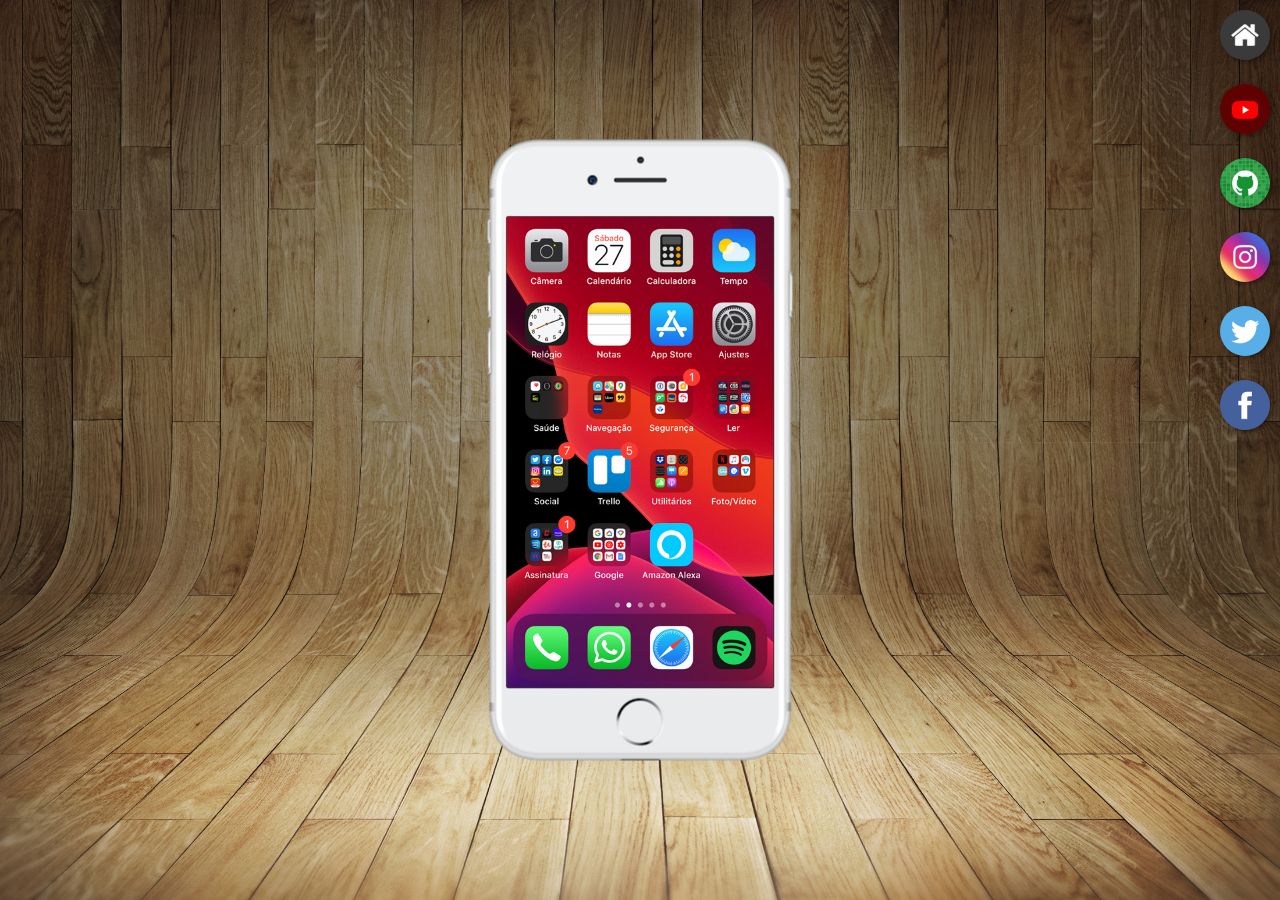
<file: index.html>
<!DOCTYPE html>
<html lang="pt-bt">
<head>
    <meta charset="UTF-8">
    <meta http-equiv="X-UA-Compatible" content="IE=edge">
    <meta name="viewport" content="width=device-width, initial-scale=1.0">
    <link rel="shortcut icon" href="favicon.ico" type="image/x-icon">
    <title>Projeto Redes Sociais</title>
    <link rel="stylesheet" href="estilos/style.css">
</head>
<body>
    <main>
        <section id="telefone">
            <iframe src="home.html" name="tela" id="tela" frameborder="0">
                Seu navegador não é compatível com essa funcionalidade.
            </iframe>
        </section>
        <section id="redes-sociais">
            <a href="home.html" target="tela"><img src="imagens/logo-home.jpg" alt="Home"></a><br>
            <a href="youtube.html" target="tela"><img src="imagens/logo-youtube.jpg" alt="YouTube"></a><br>
            <a href="github.html" target="tela"><img src="imagens/logo-github.jpg" alt="GitHub"></a><br>
            <a href="instagram.html" target="tela"><img src="imagens/logo-instagram.jpg" alt="logo-instagram"></a><br>
            <a href="twitter.html" target="tela"><img src="imagens/logo-twitter.jpg" alt="Twitter"></a><br>
            <a href="facebook.html" target="tela"><img src="imagens/logo-facebook.jpg" alt="Facebook"></a>
        </section>
    </main>
</body>
</html>
</file>
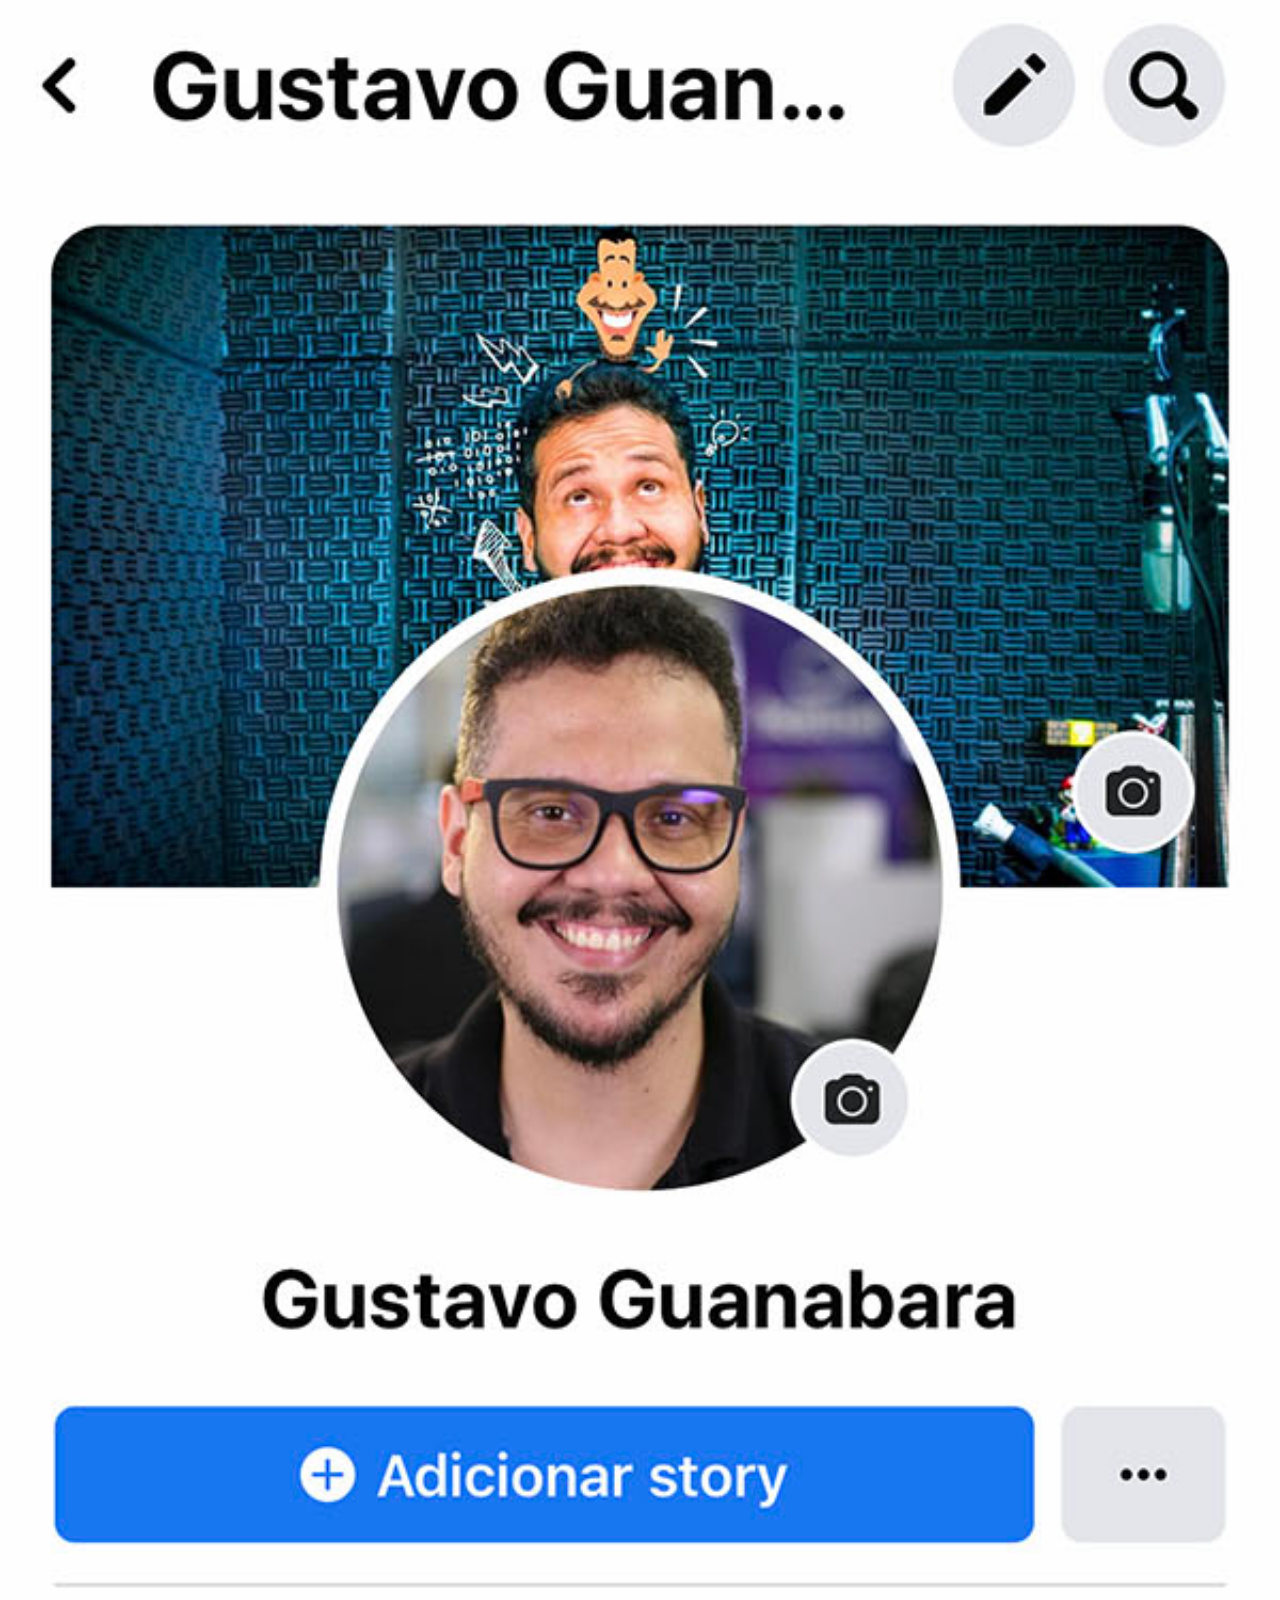
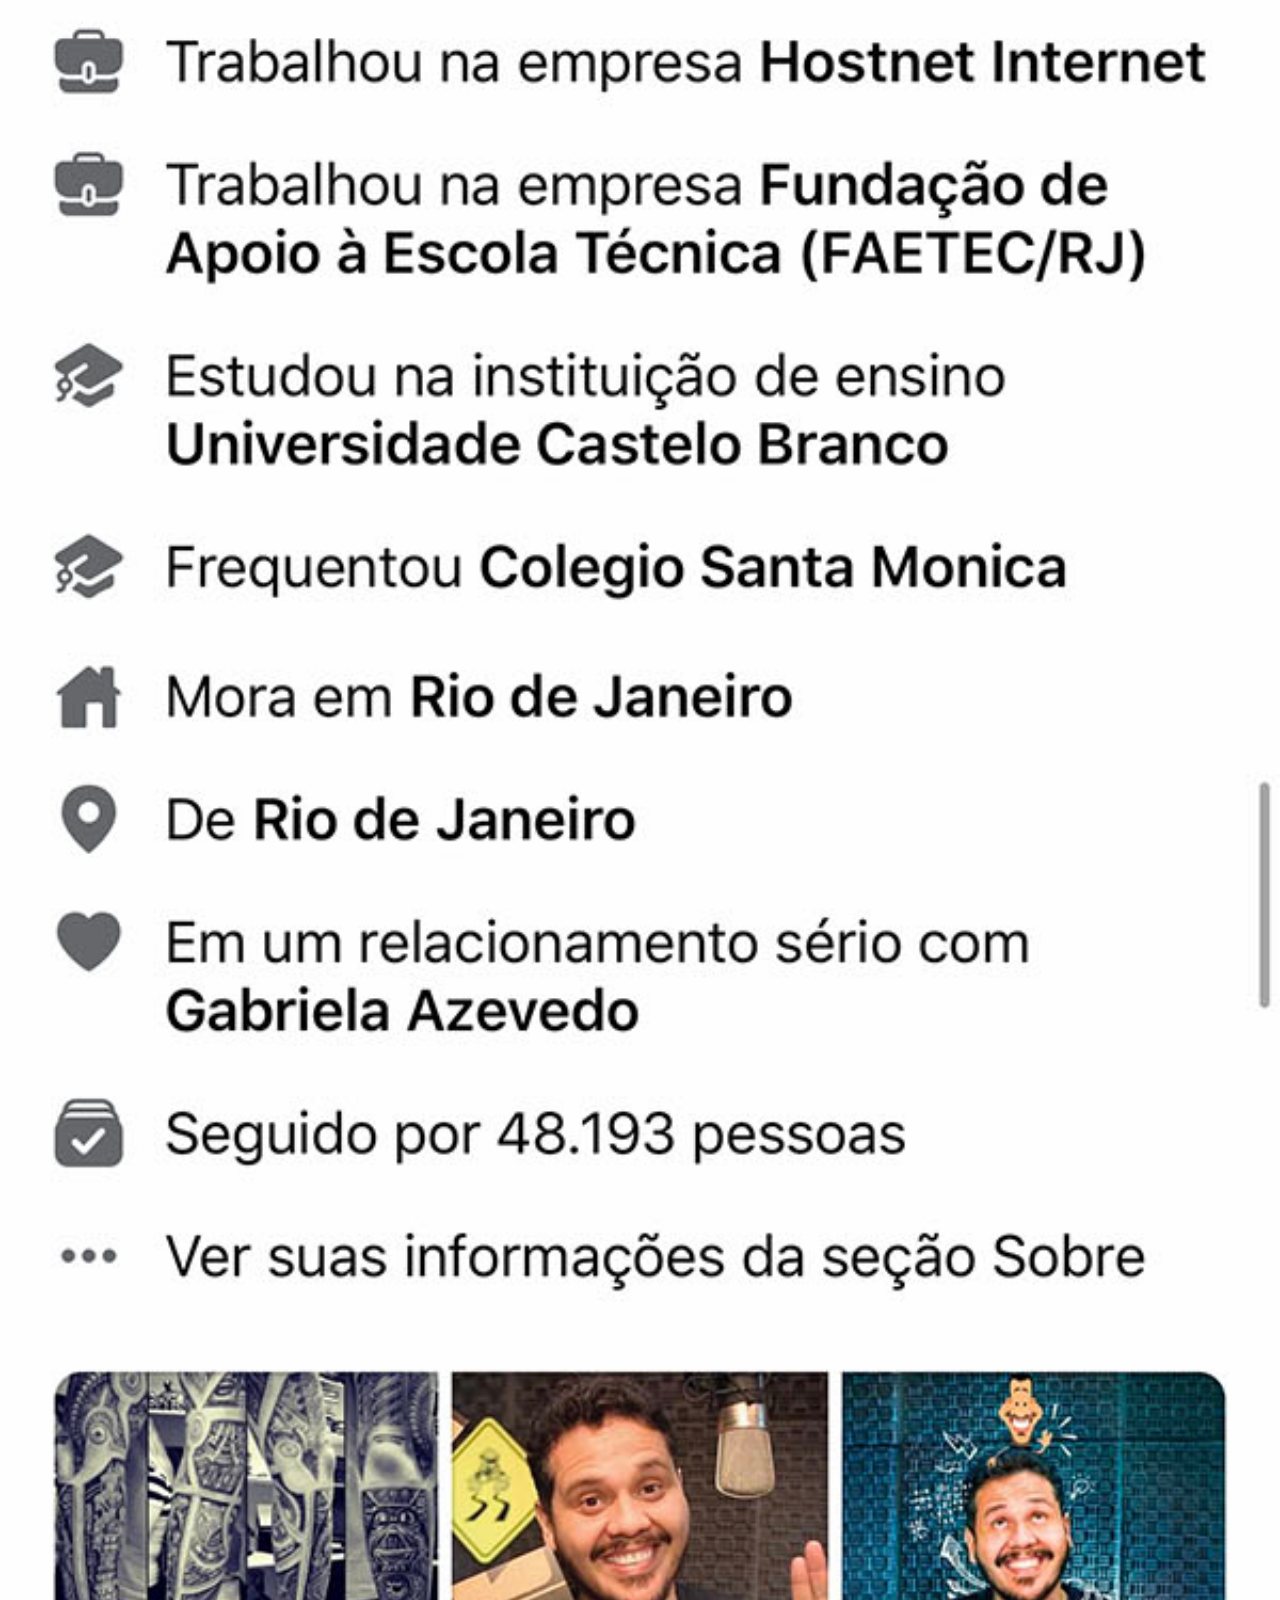
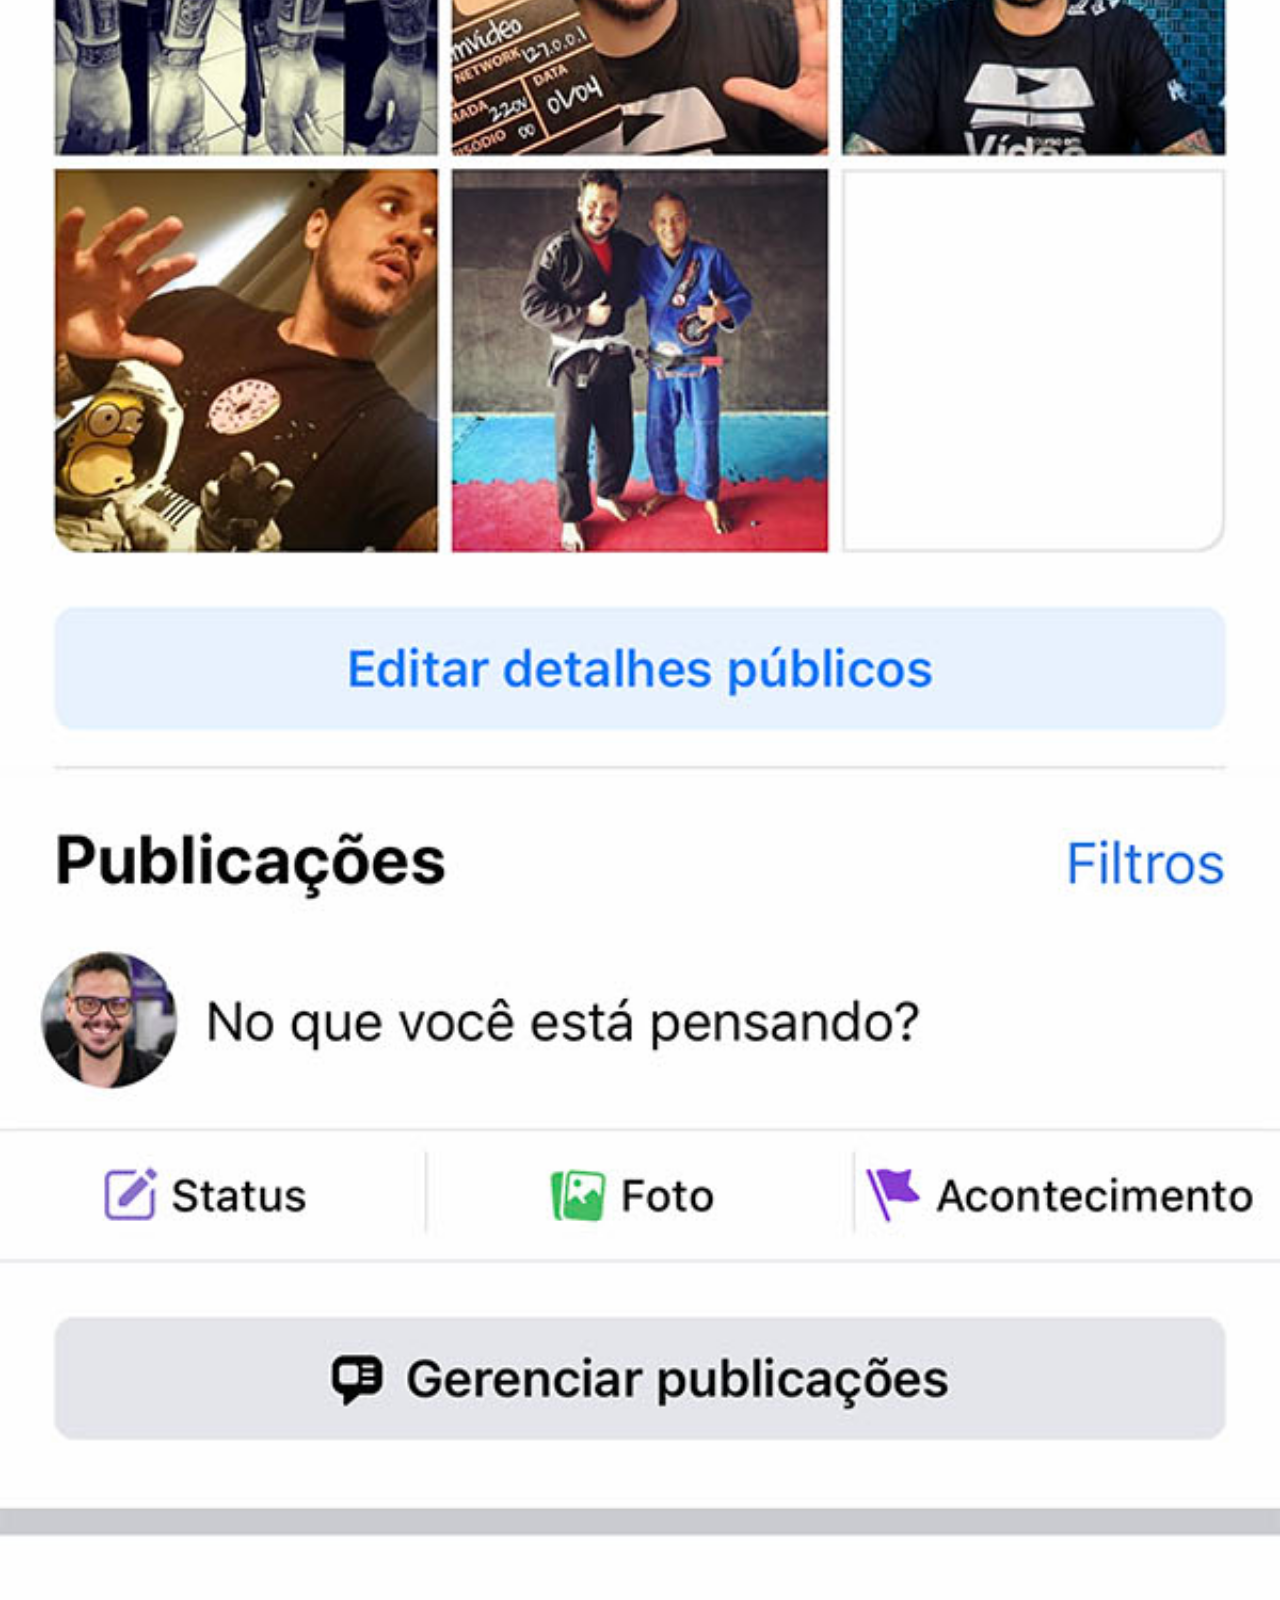
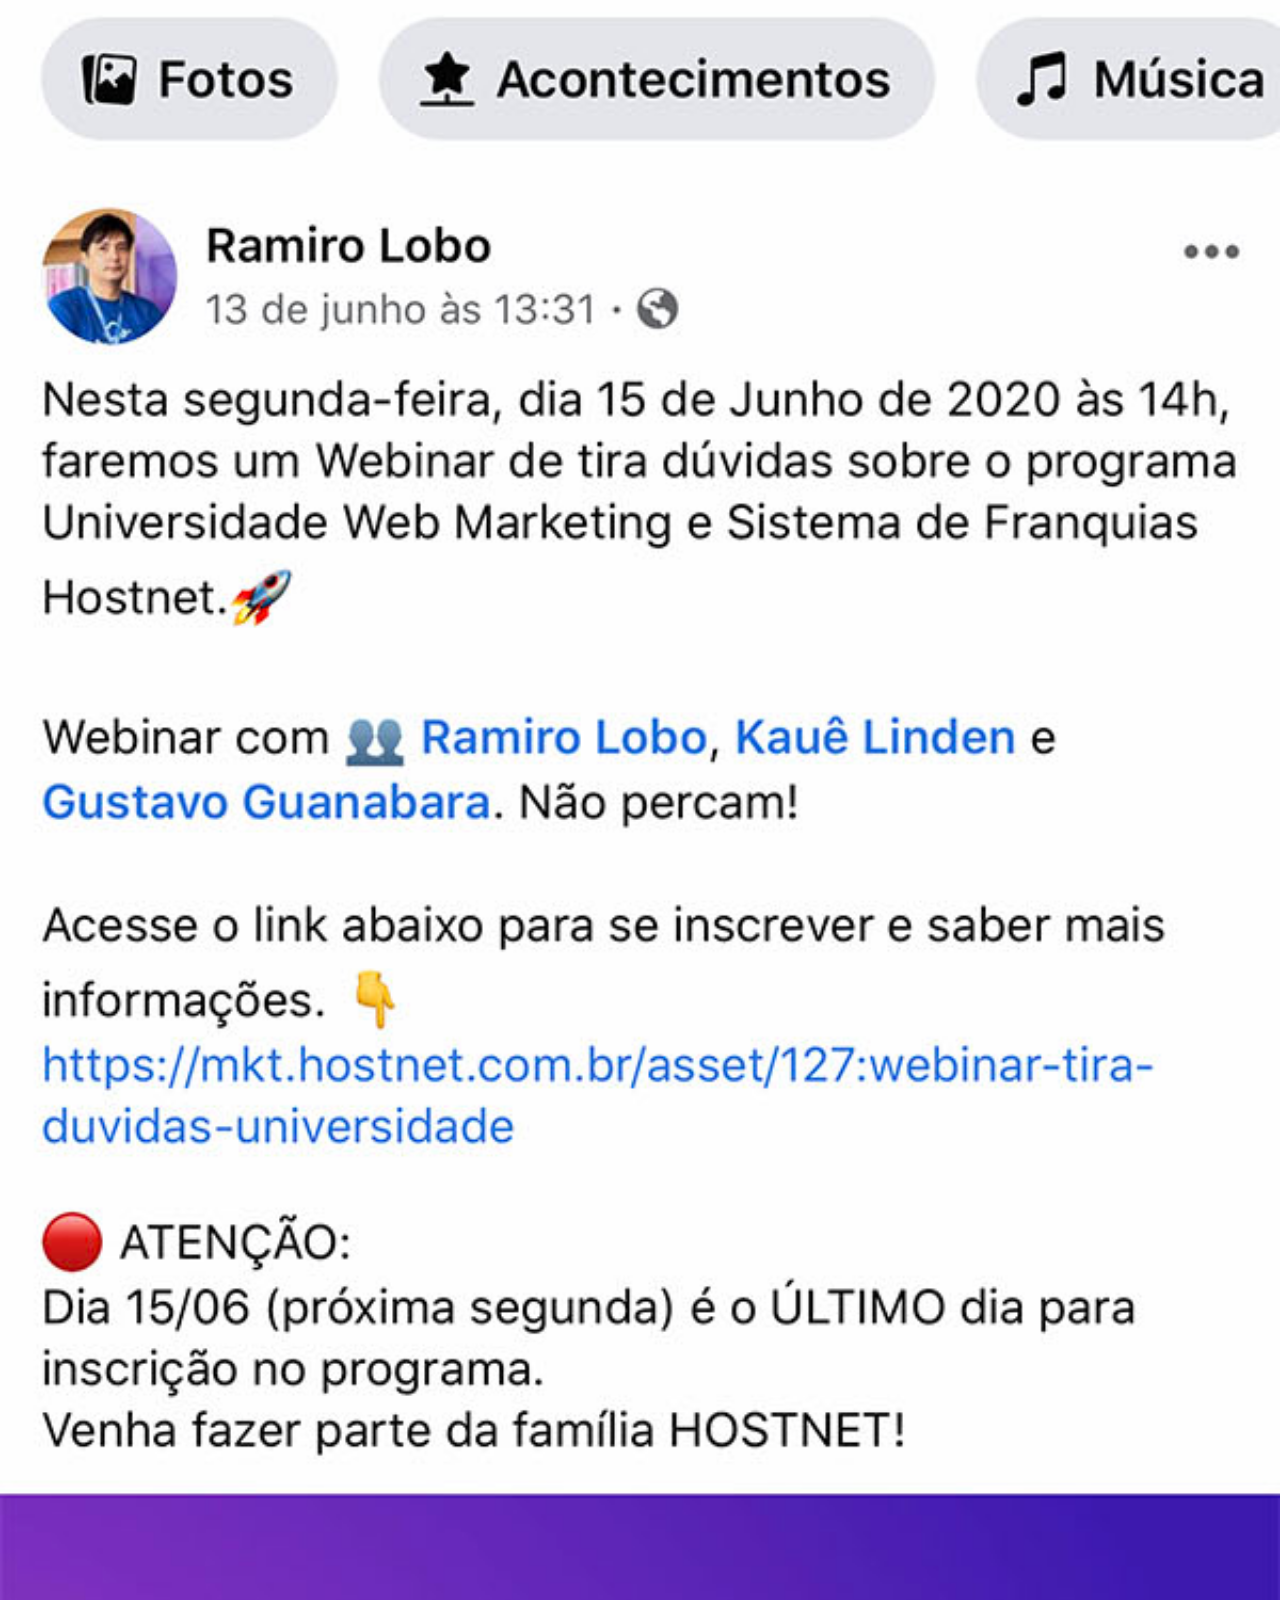
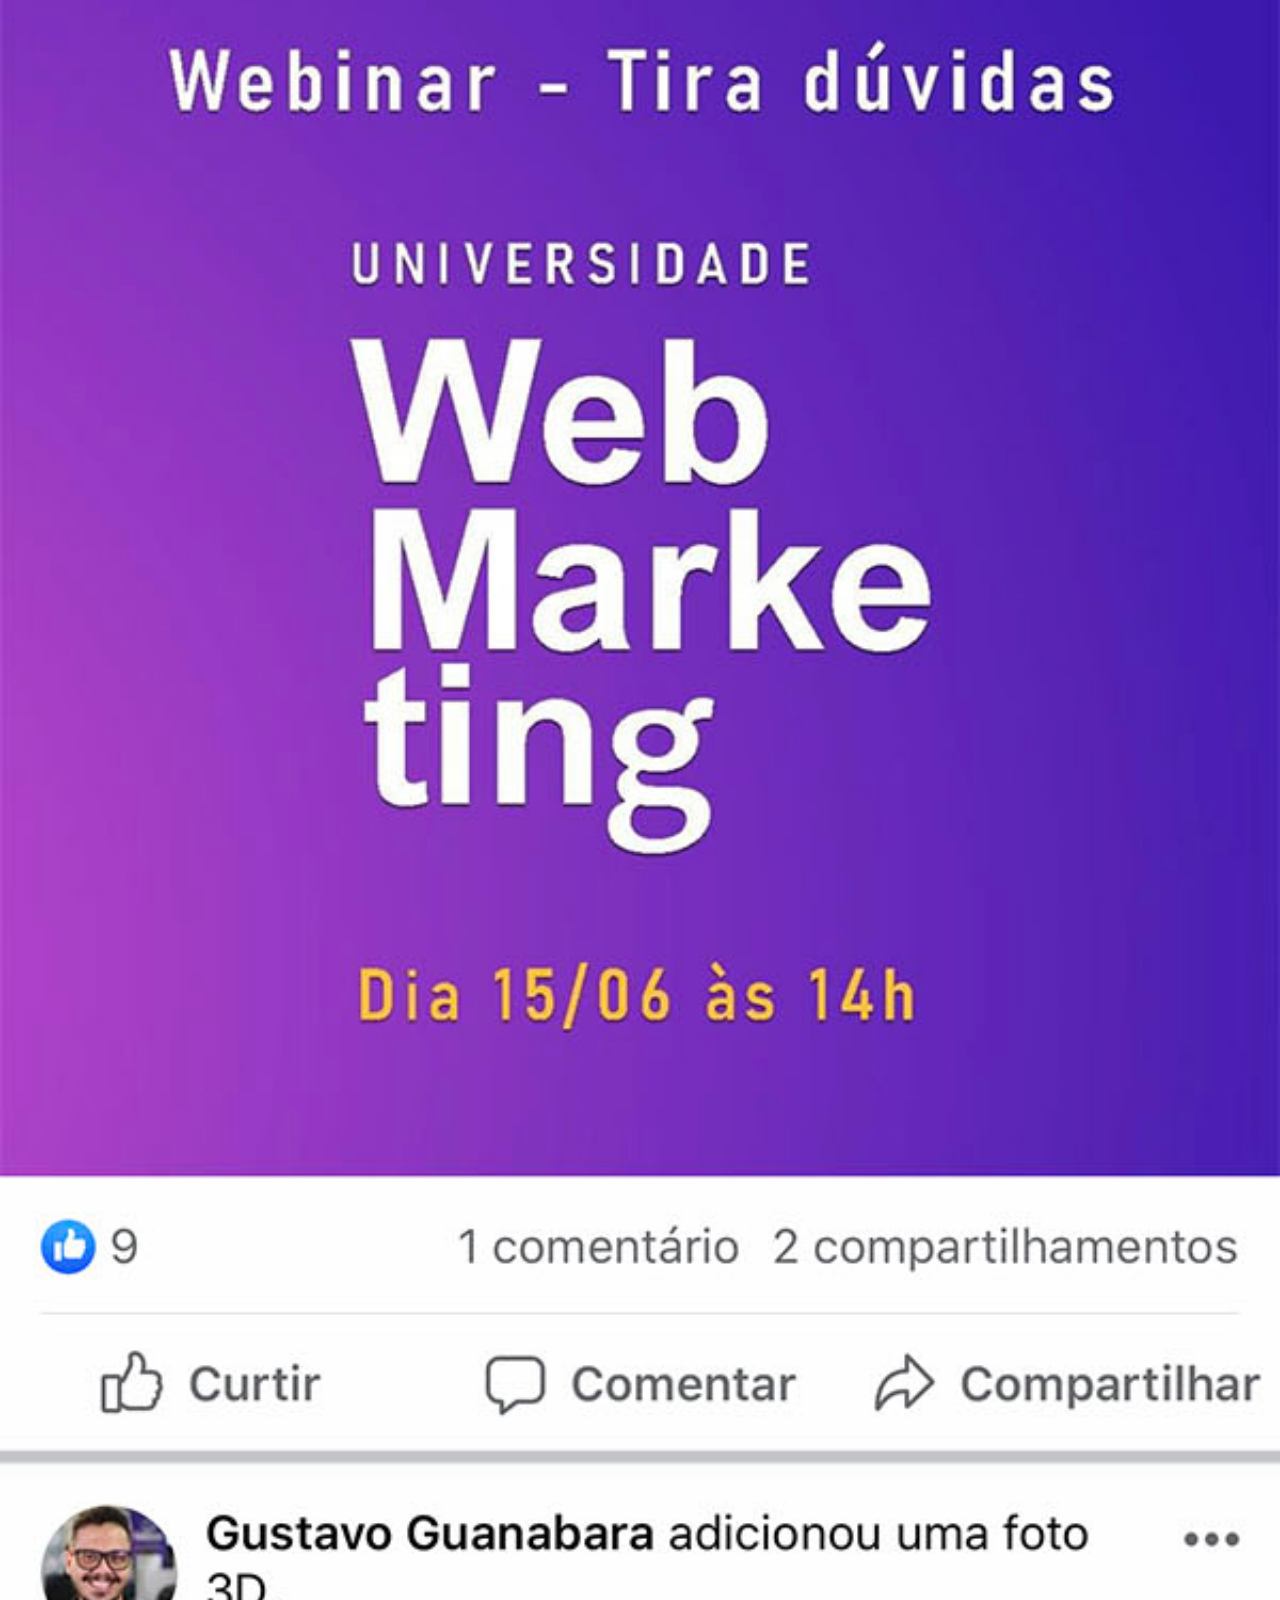
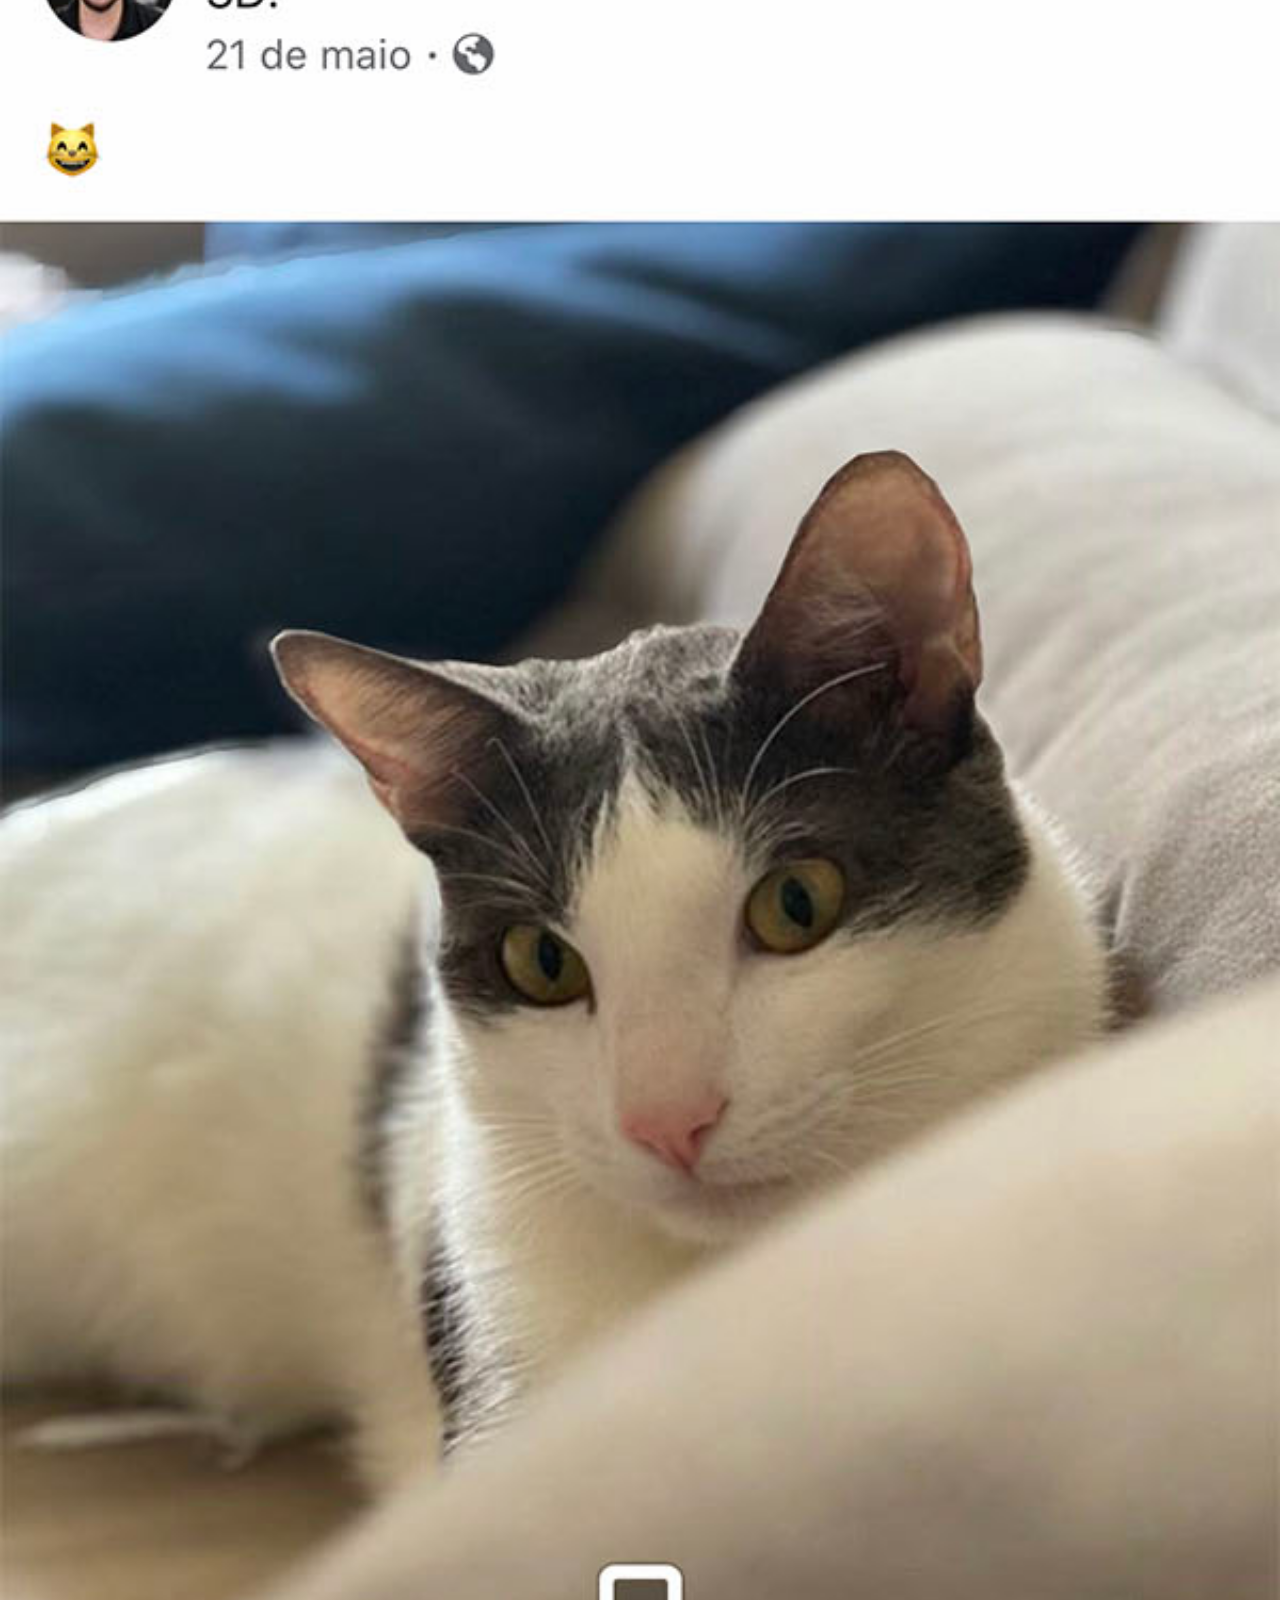
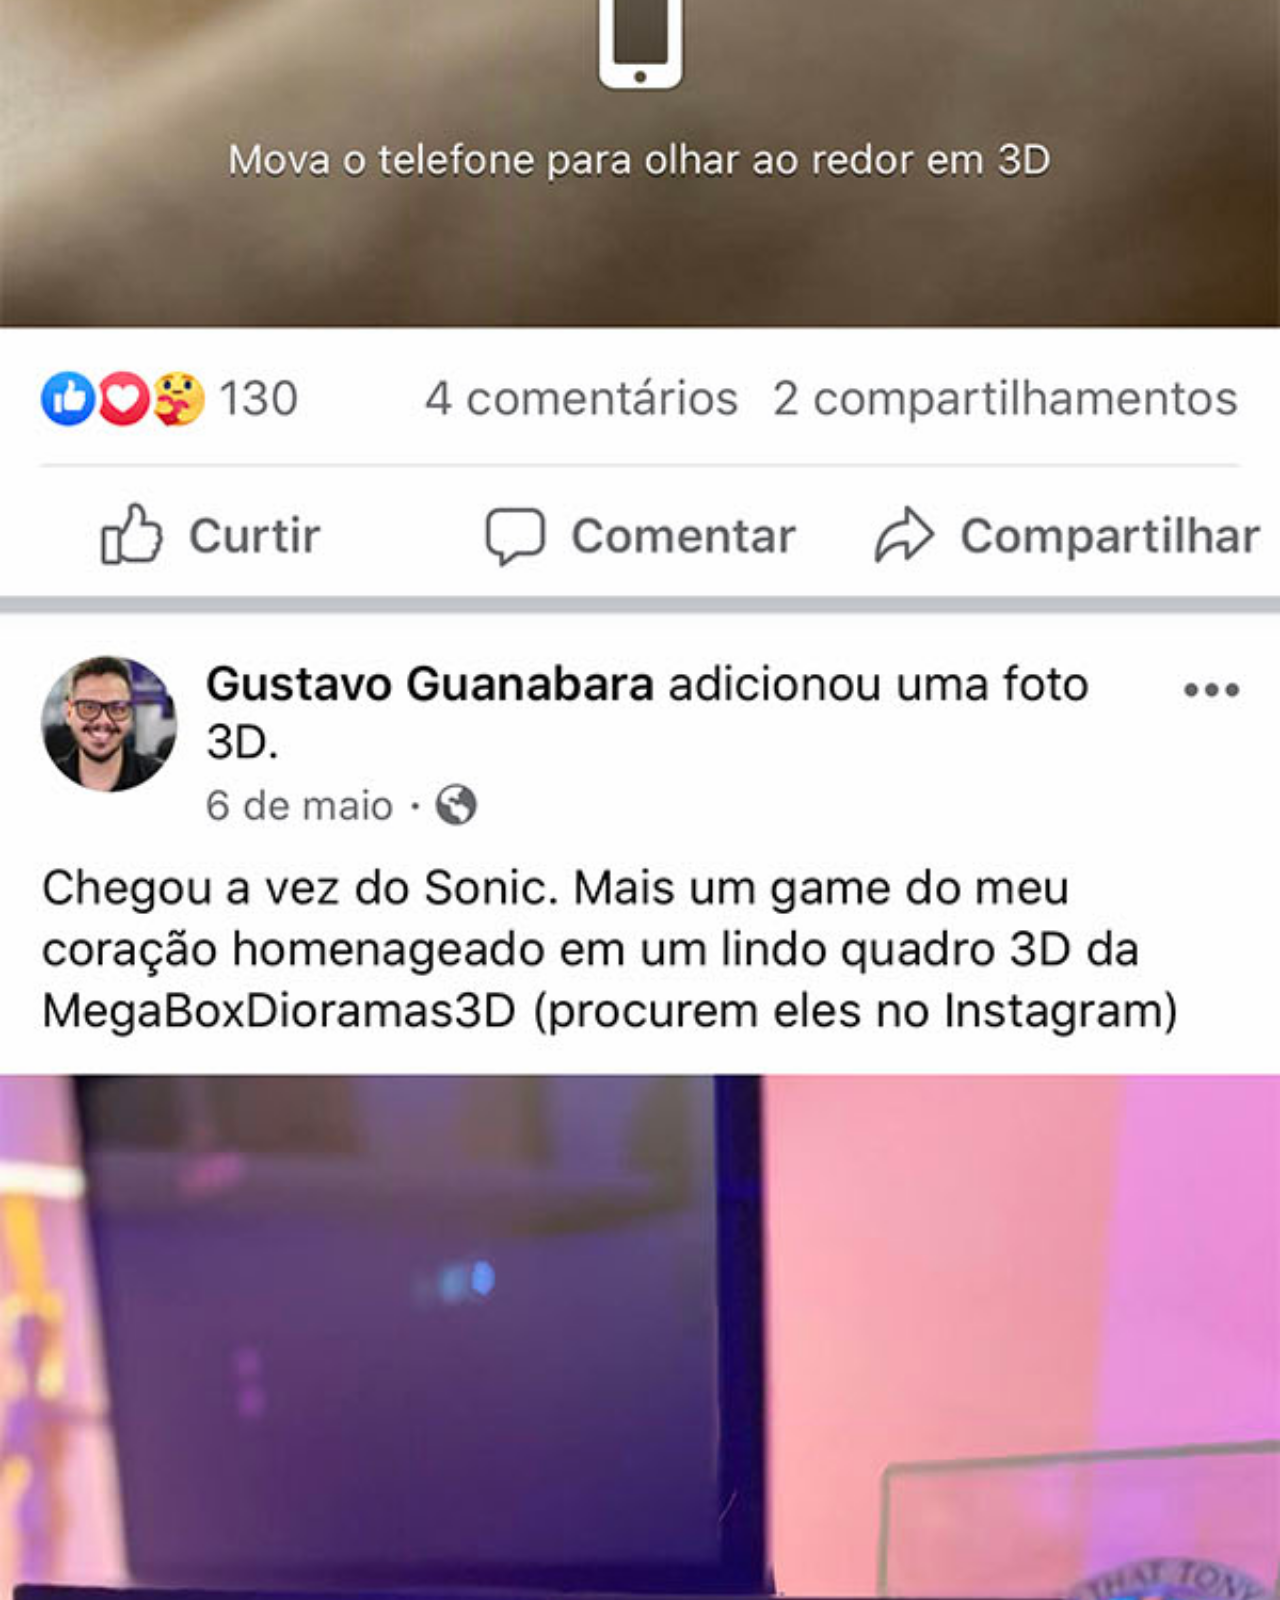
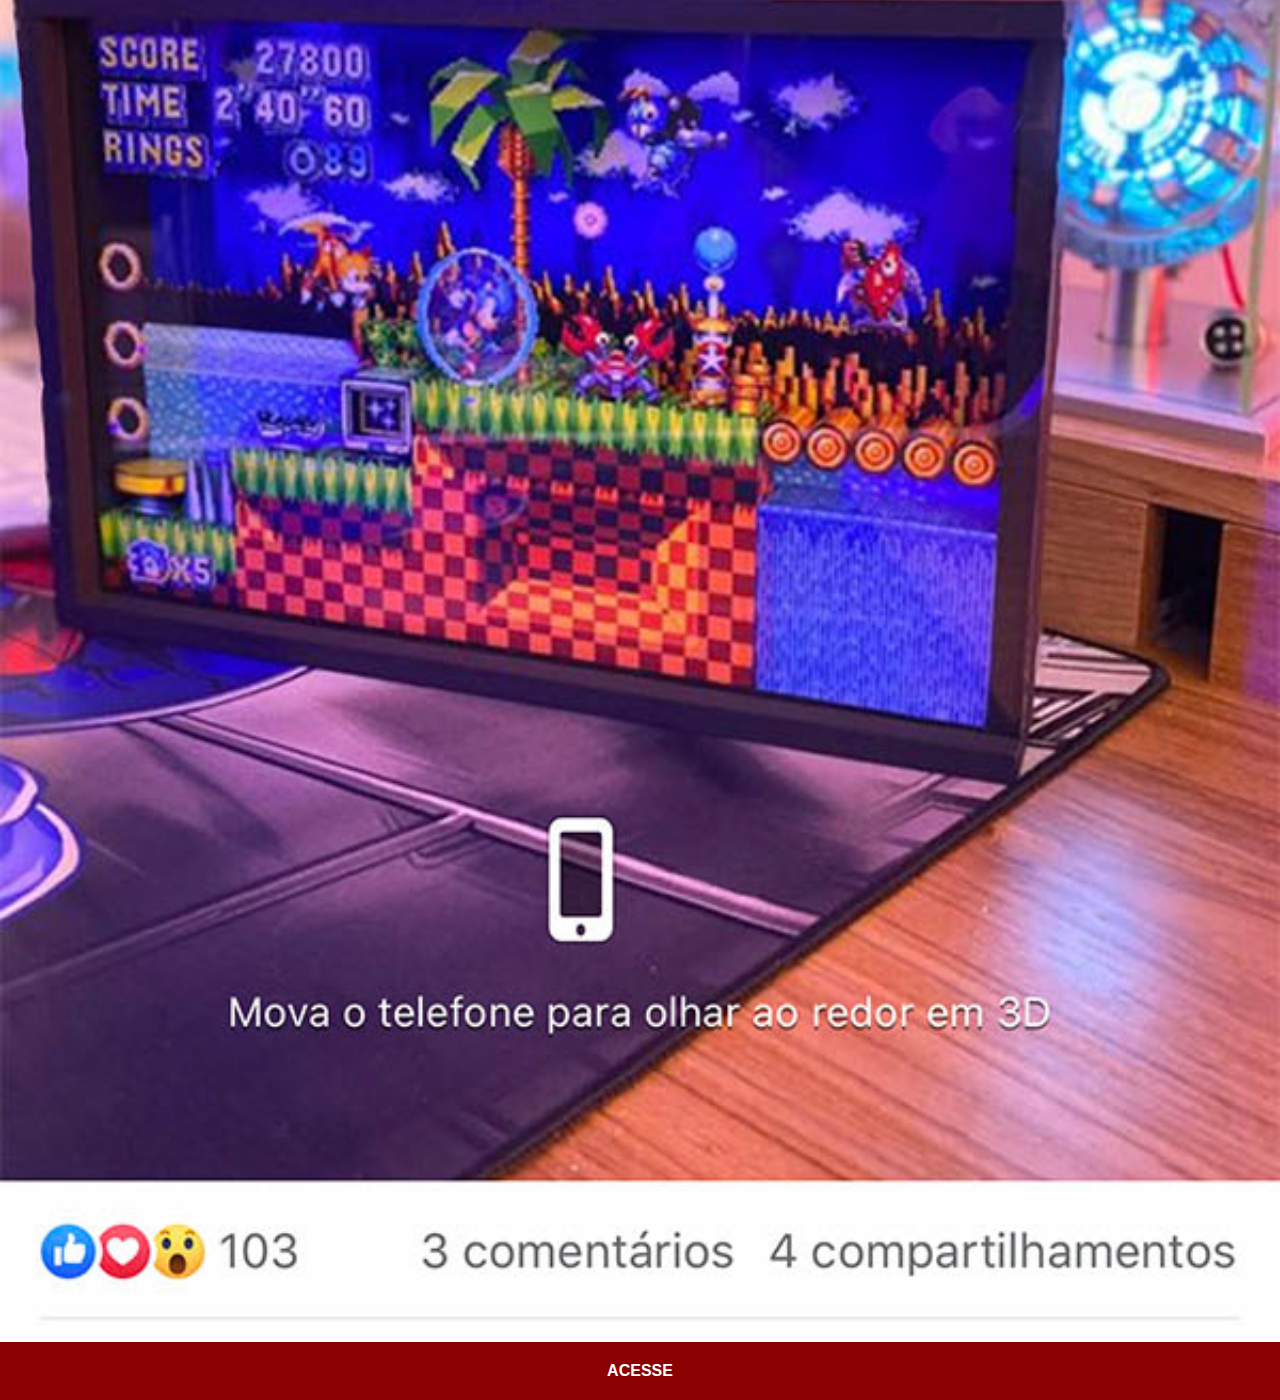
<file: facebook.html>
<!DOCTYPE html>
<html lang="pt-bt">
<head>
    <meta charset="UTF-8">
    <meta http-equiv="X-UA-Compatible" content="IE=edge">
    <meta name="viewport" content="width=device-width, initial-scale=1.0">
    <title>Facebook</title>
    <link rel="stylesheet" href="estilos/social.css">
</head>
<body>
    <img src="imagens/tela-facebook.jpg" alt="Facebook">
    <a href="https://www.facebook.com/gustavoguanabara" target="_blank">ACESSE</a>
</body>
</html>
</file>
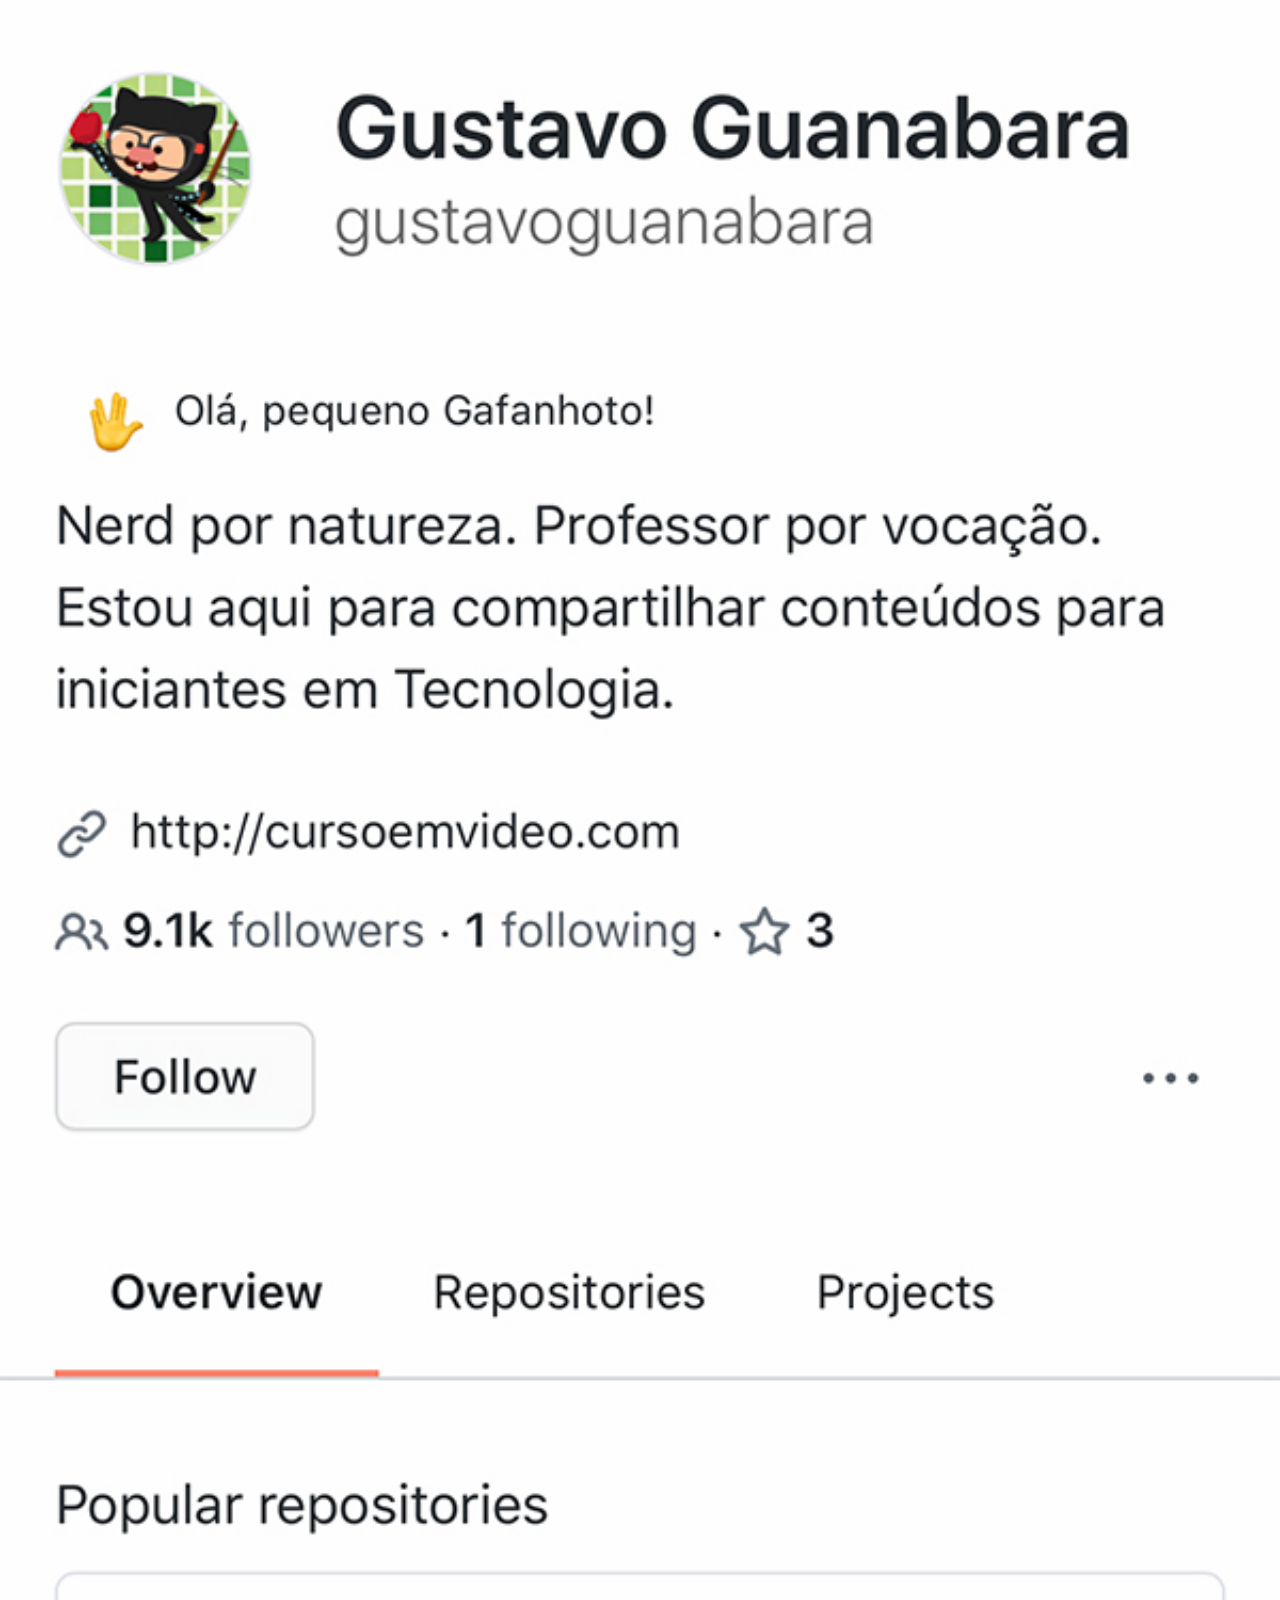
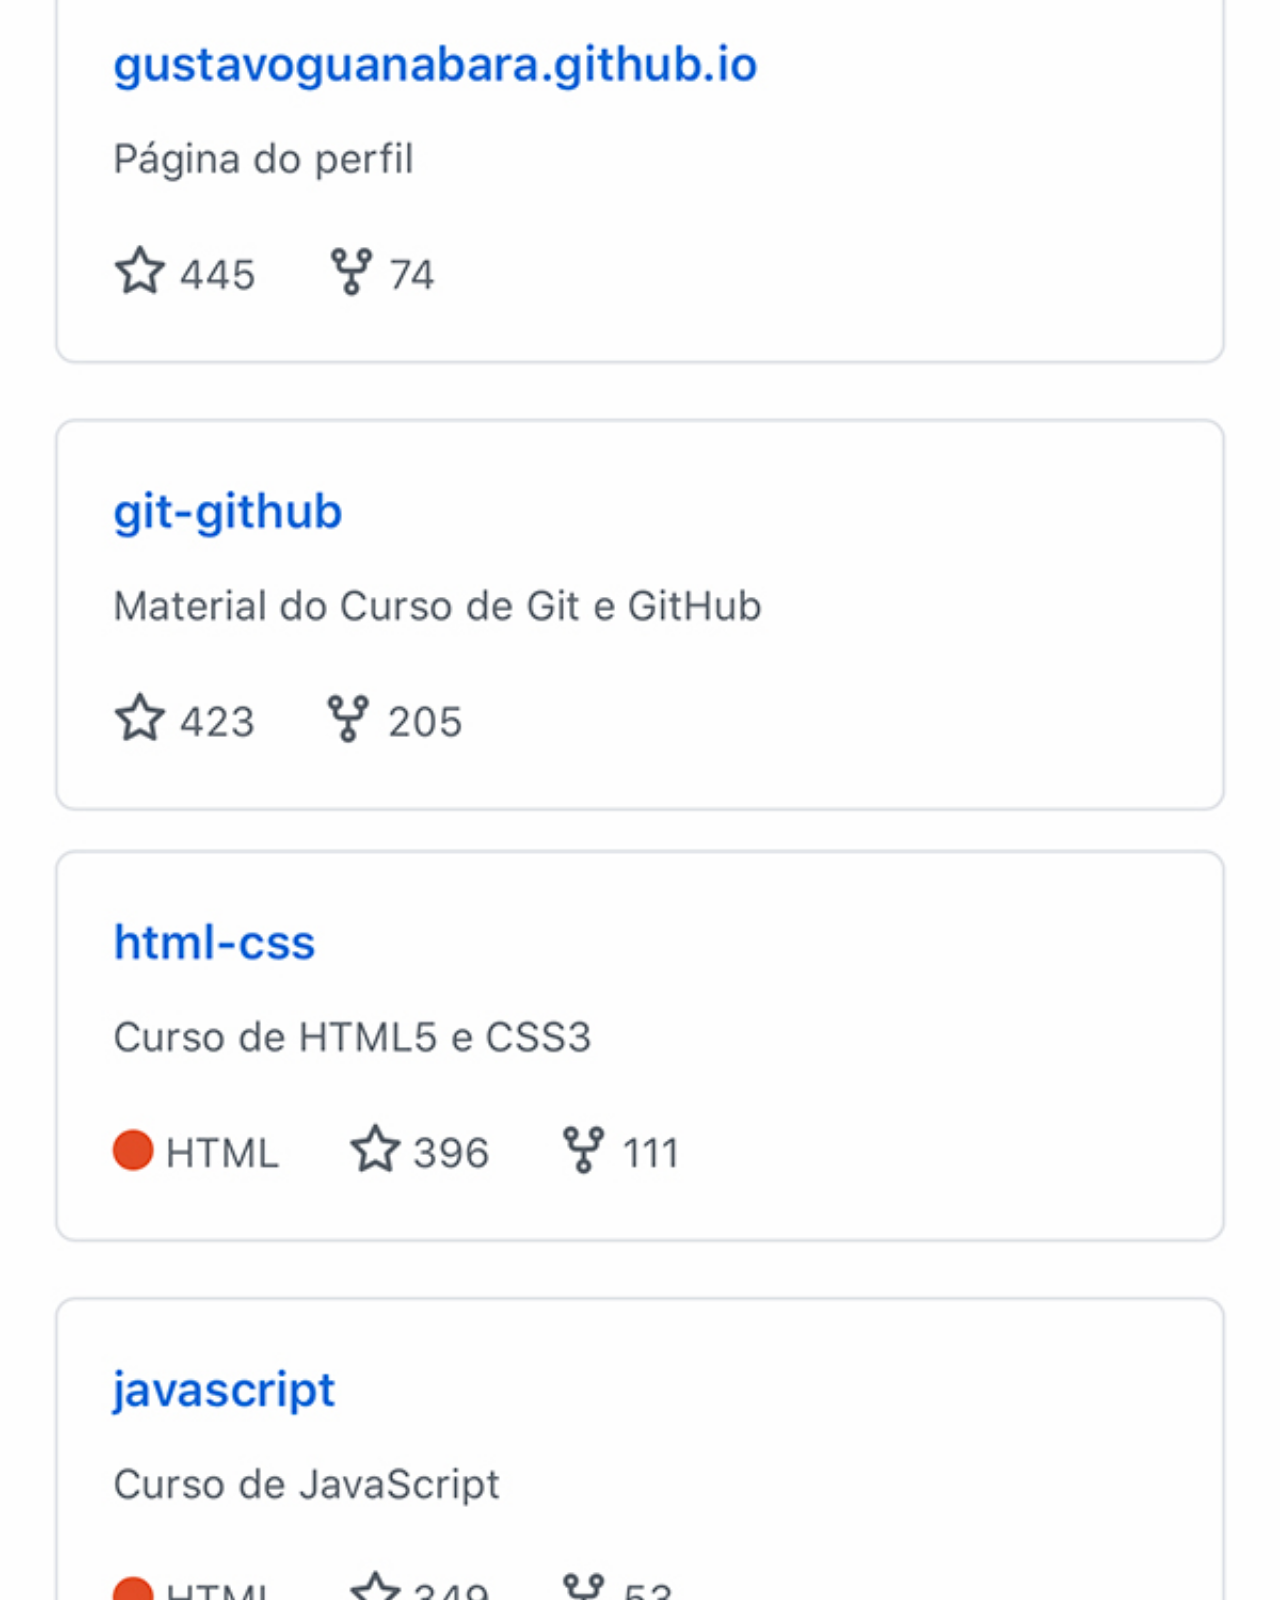
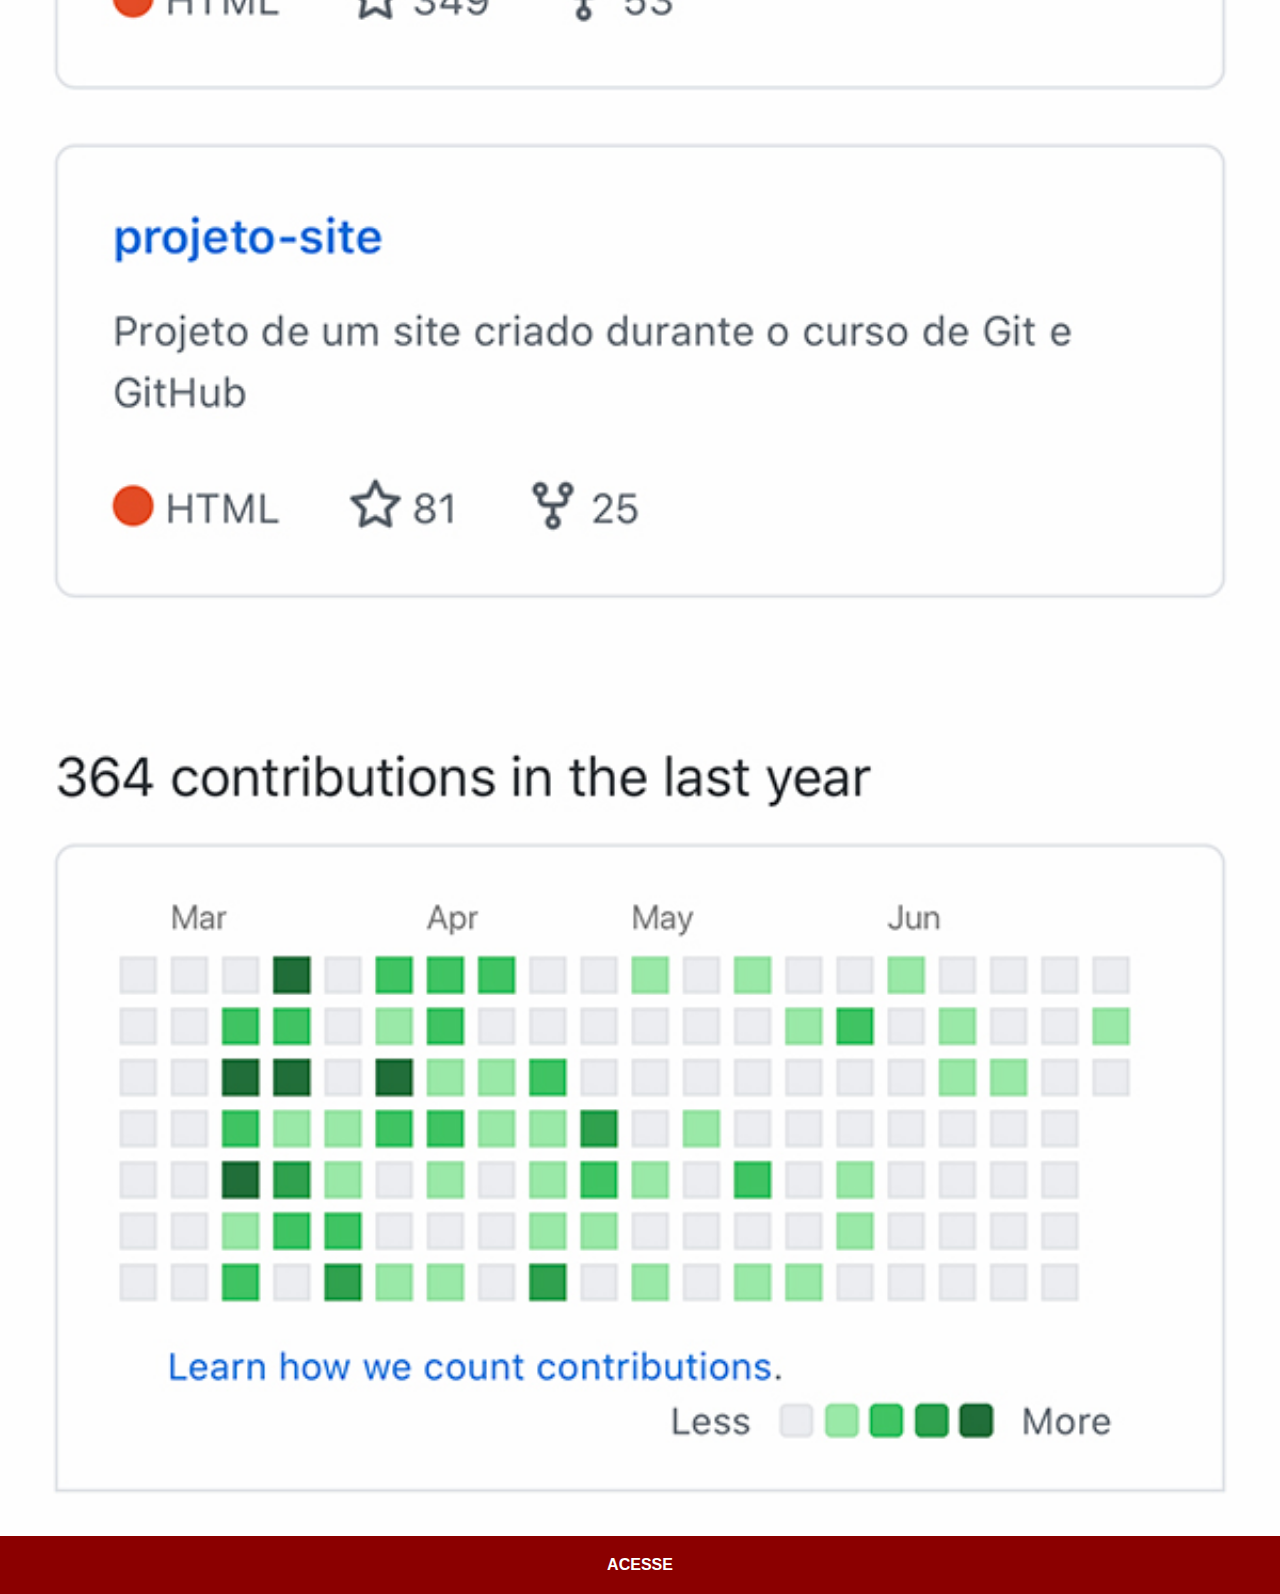
<file: github.html>
<!DOCTYPE html>
<html lang="pt-br">
<head>
    <meta charset="UTF-8">
    <meta http-equiv="X-UA-Compatible" content="IE=edge">
    <meta name="viewport" content="width=device-width, initial-scale=1.0">
    <title>GitHub</title>
    <link rel="stylesheet" href="estilos/social.css">
</head>
<body>
    <img src="imagens/tela-github.jpg" alt="GitHub">
    <a href="https://github.com/gustavoguanabara" target="_blank">ACESSE</a>
</body>
</html>
</file>
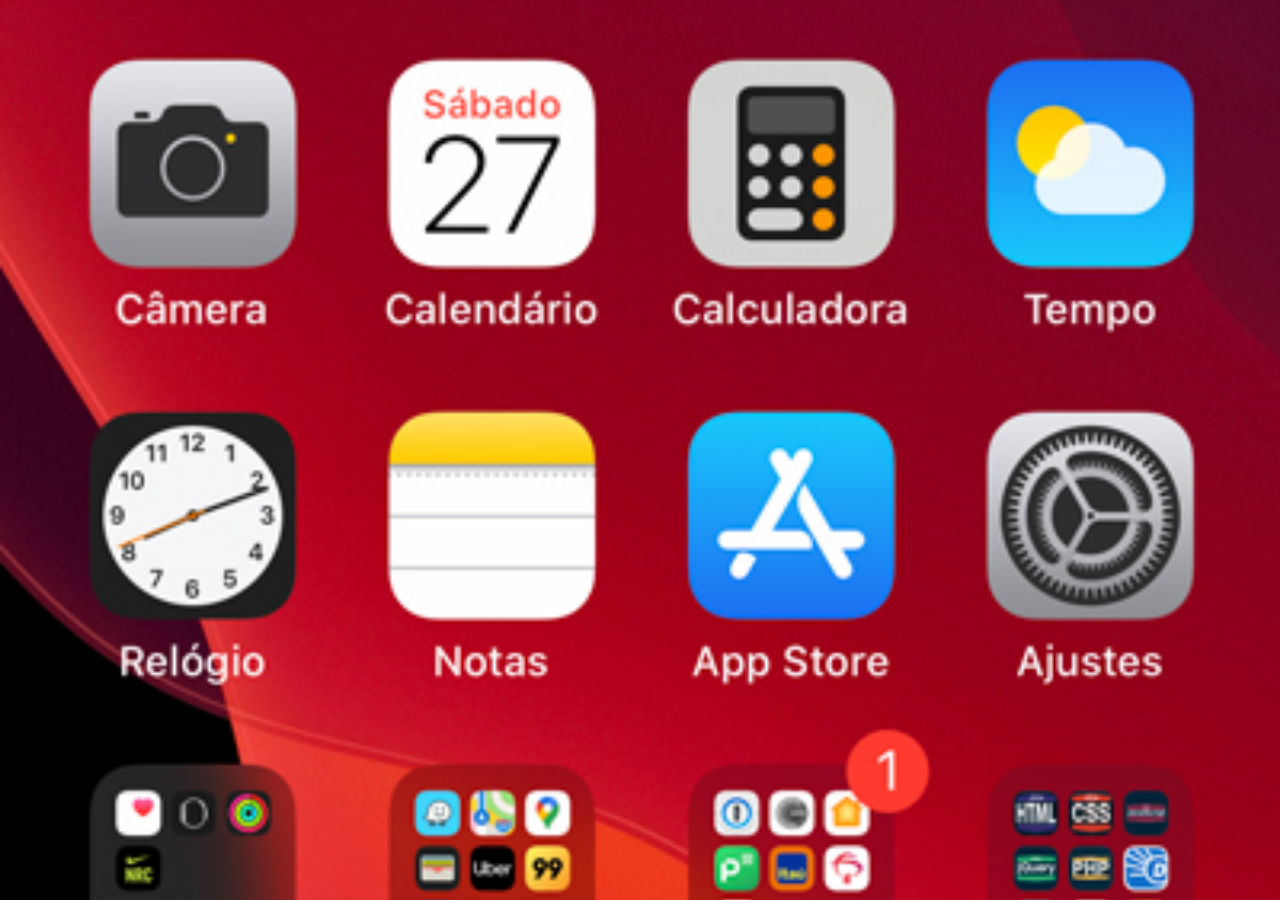
<file: home.html>
<!DOCTYPE html>
<html lang="pt-br">
<head>
    <meta charset="UTF-8">
    <meta http-equiv="X-UA-Compatible" content="IE=edge">
    <meta name="viewport" content="width=device-width, initial-scale=1.0">
    <title>Home</title>
    <style>
        * {
            margin: 0px;
            padding: 0px;
        }

        body {
            width: 100vw;
            height: 100vh;
            background: black url('imagens/tela-home.jpg') no-repeat top center;
            background-size: cover;
        }
    </style>
</head>
<body>
    
</body>
</html>
</file>
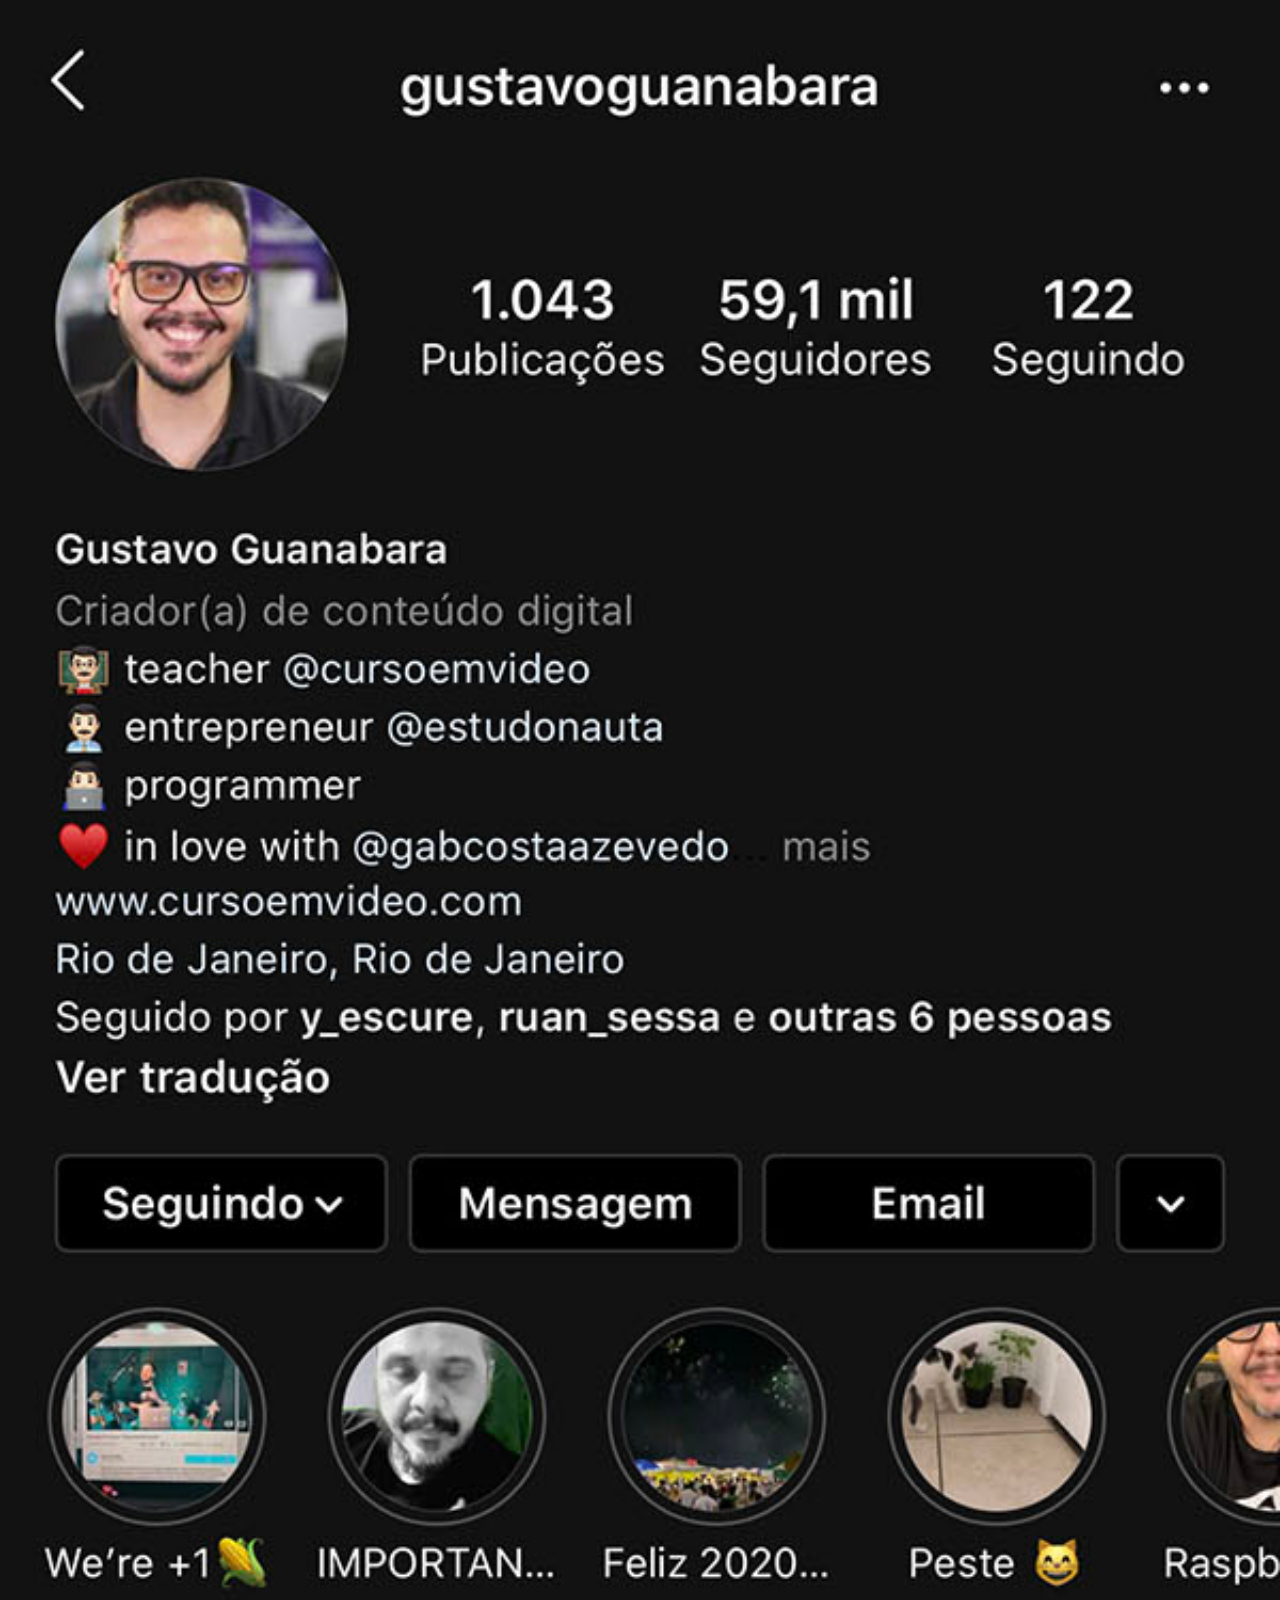
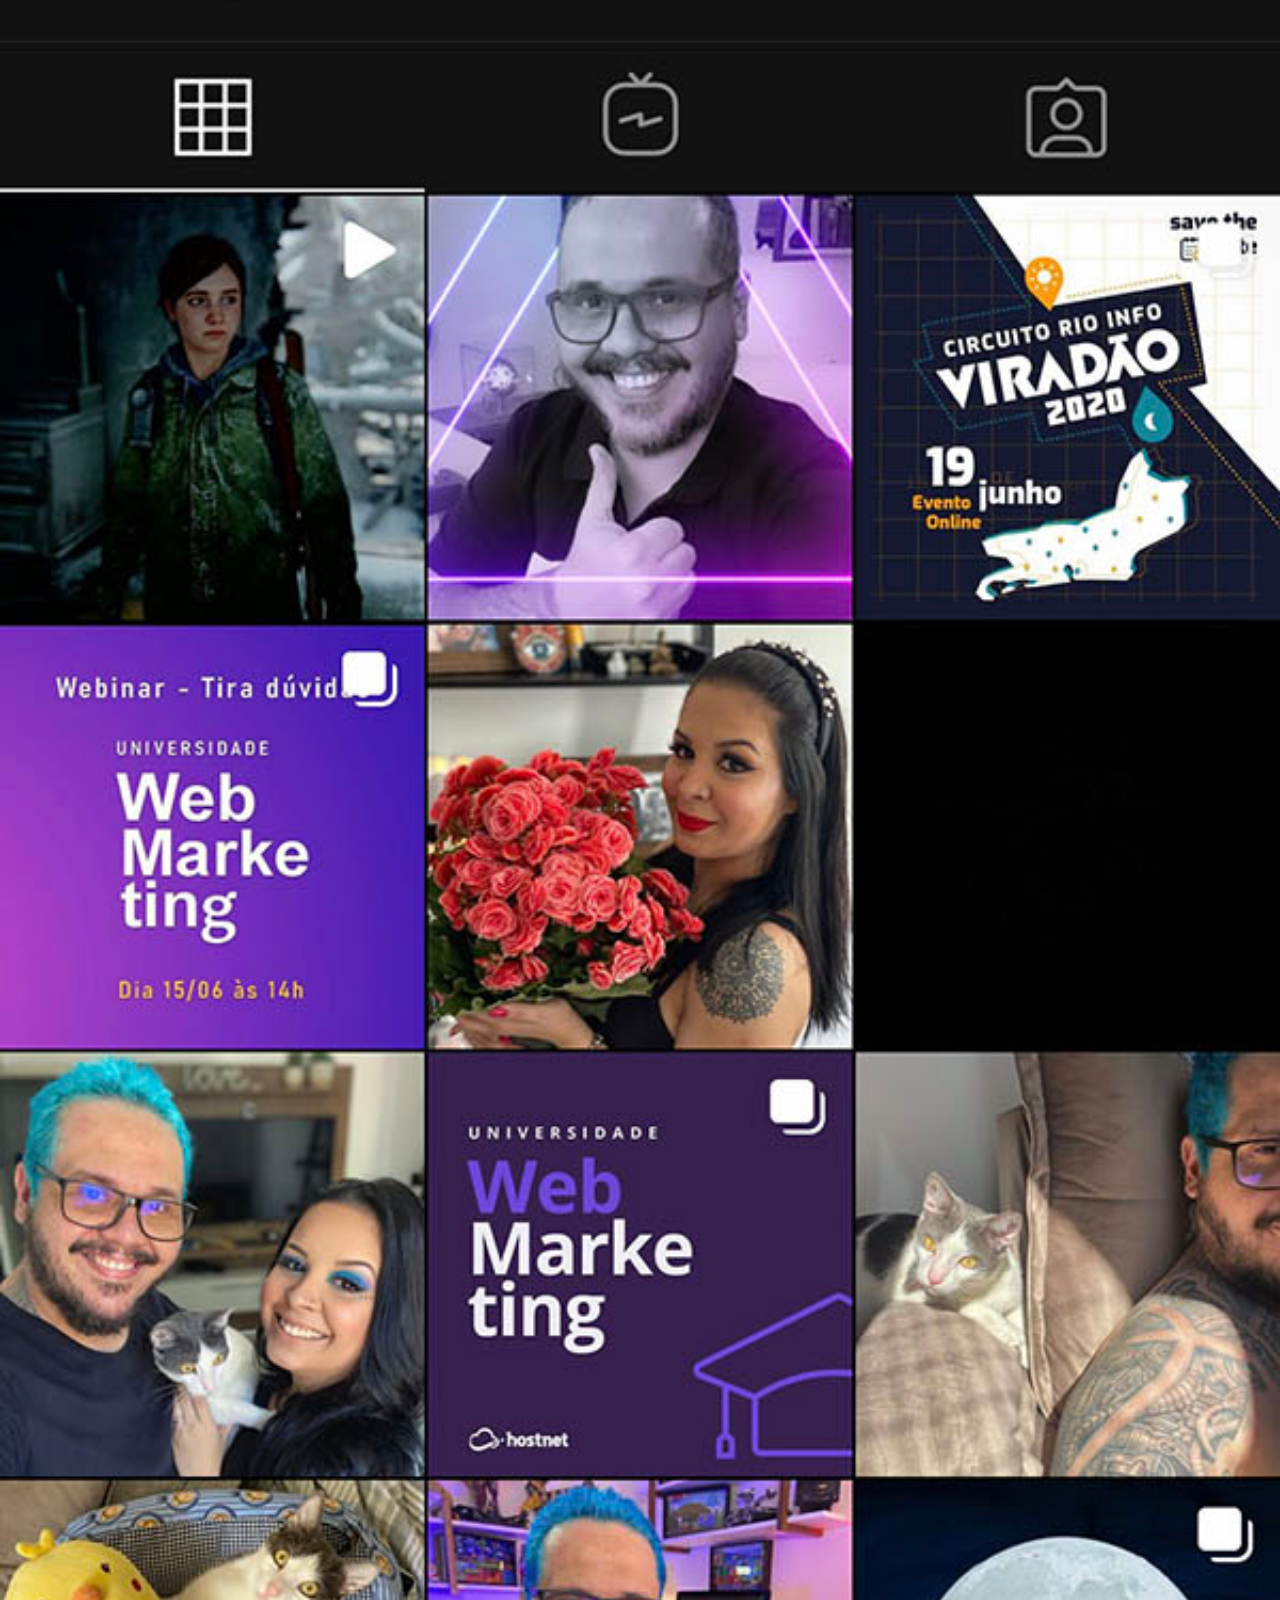
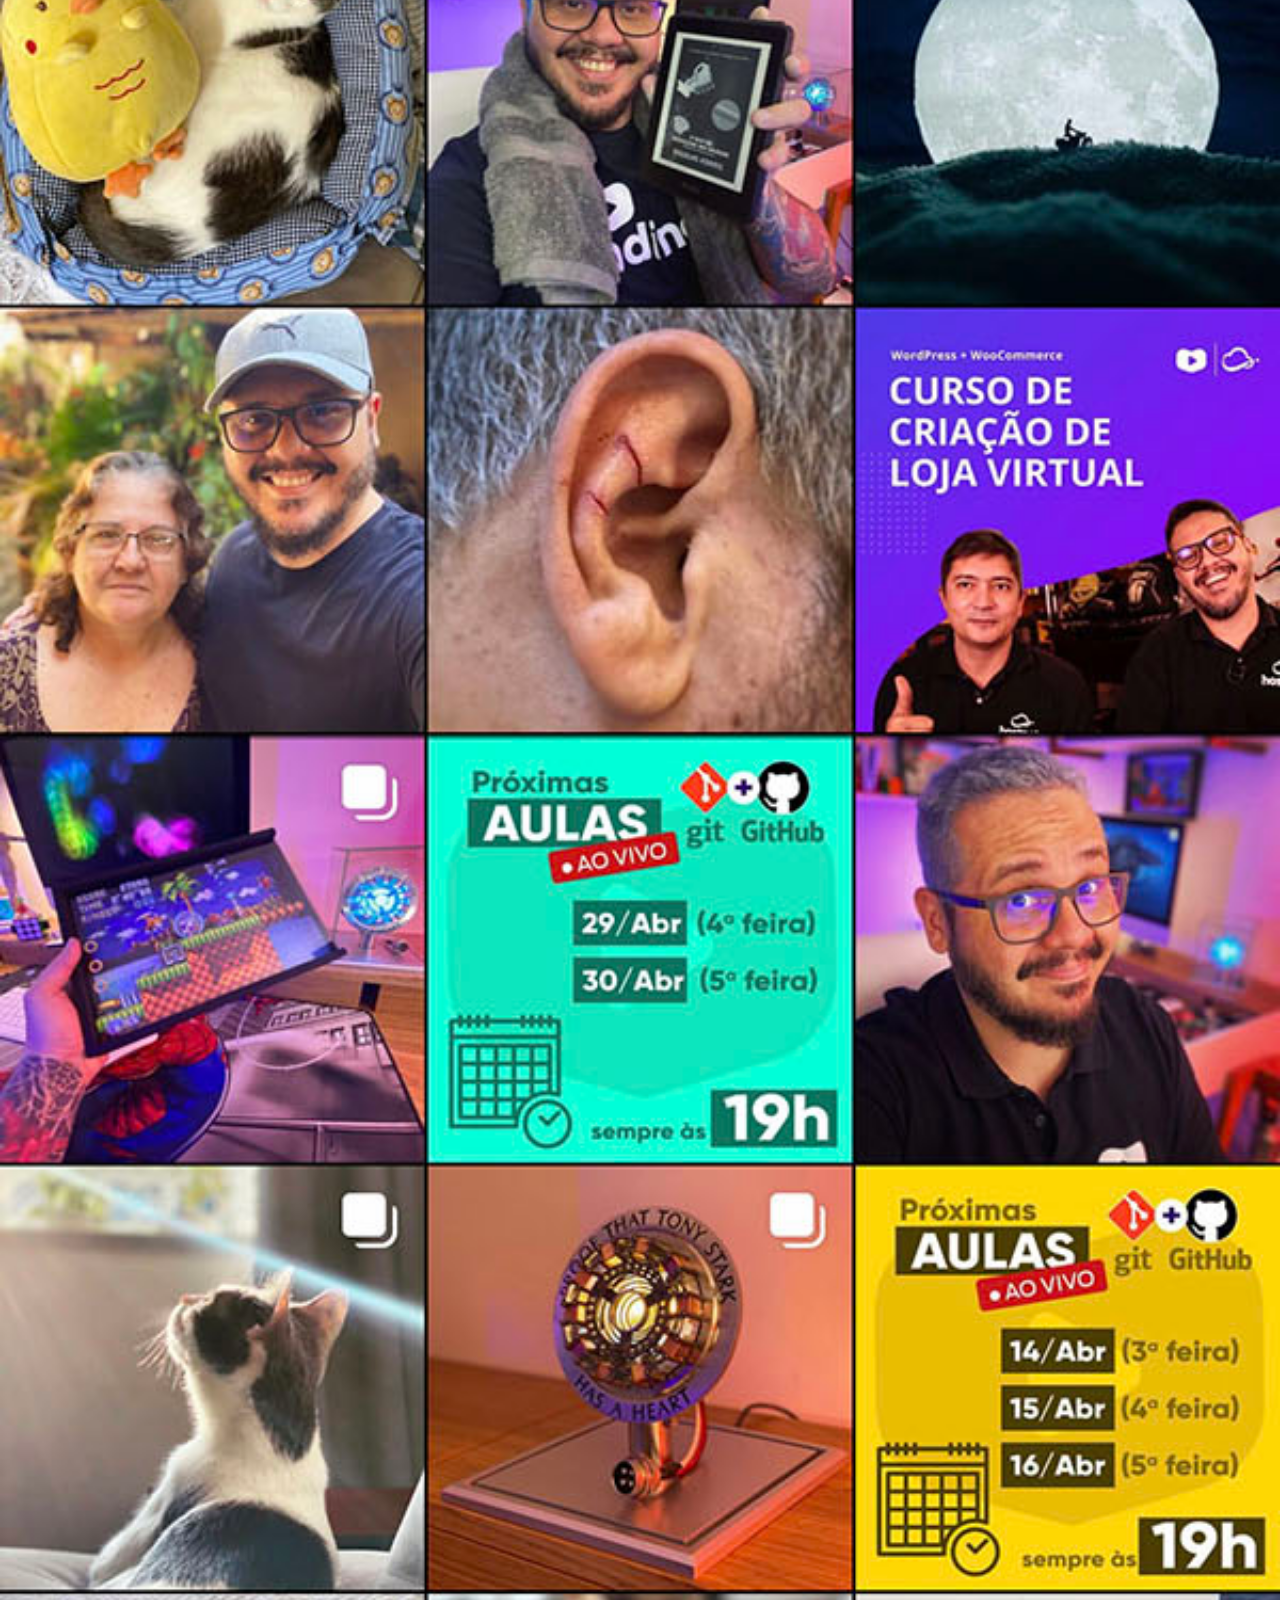
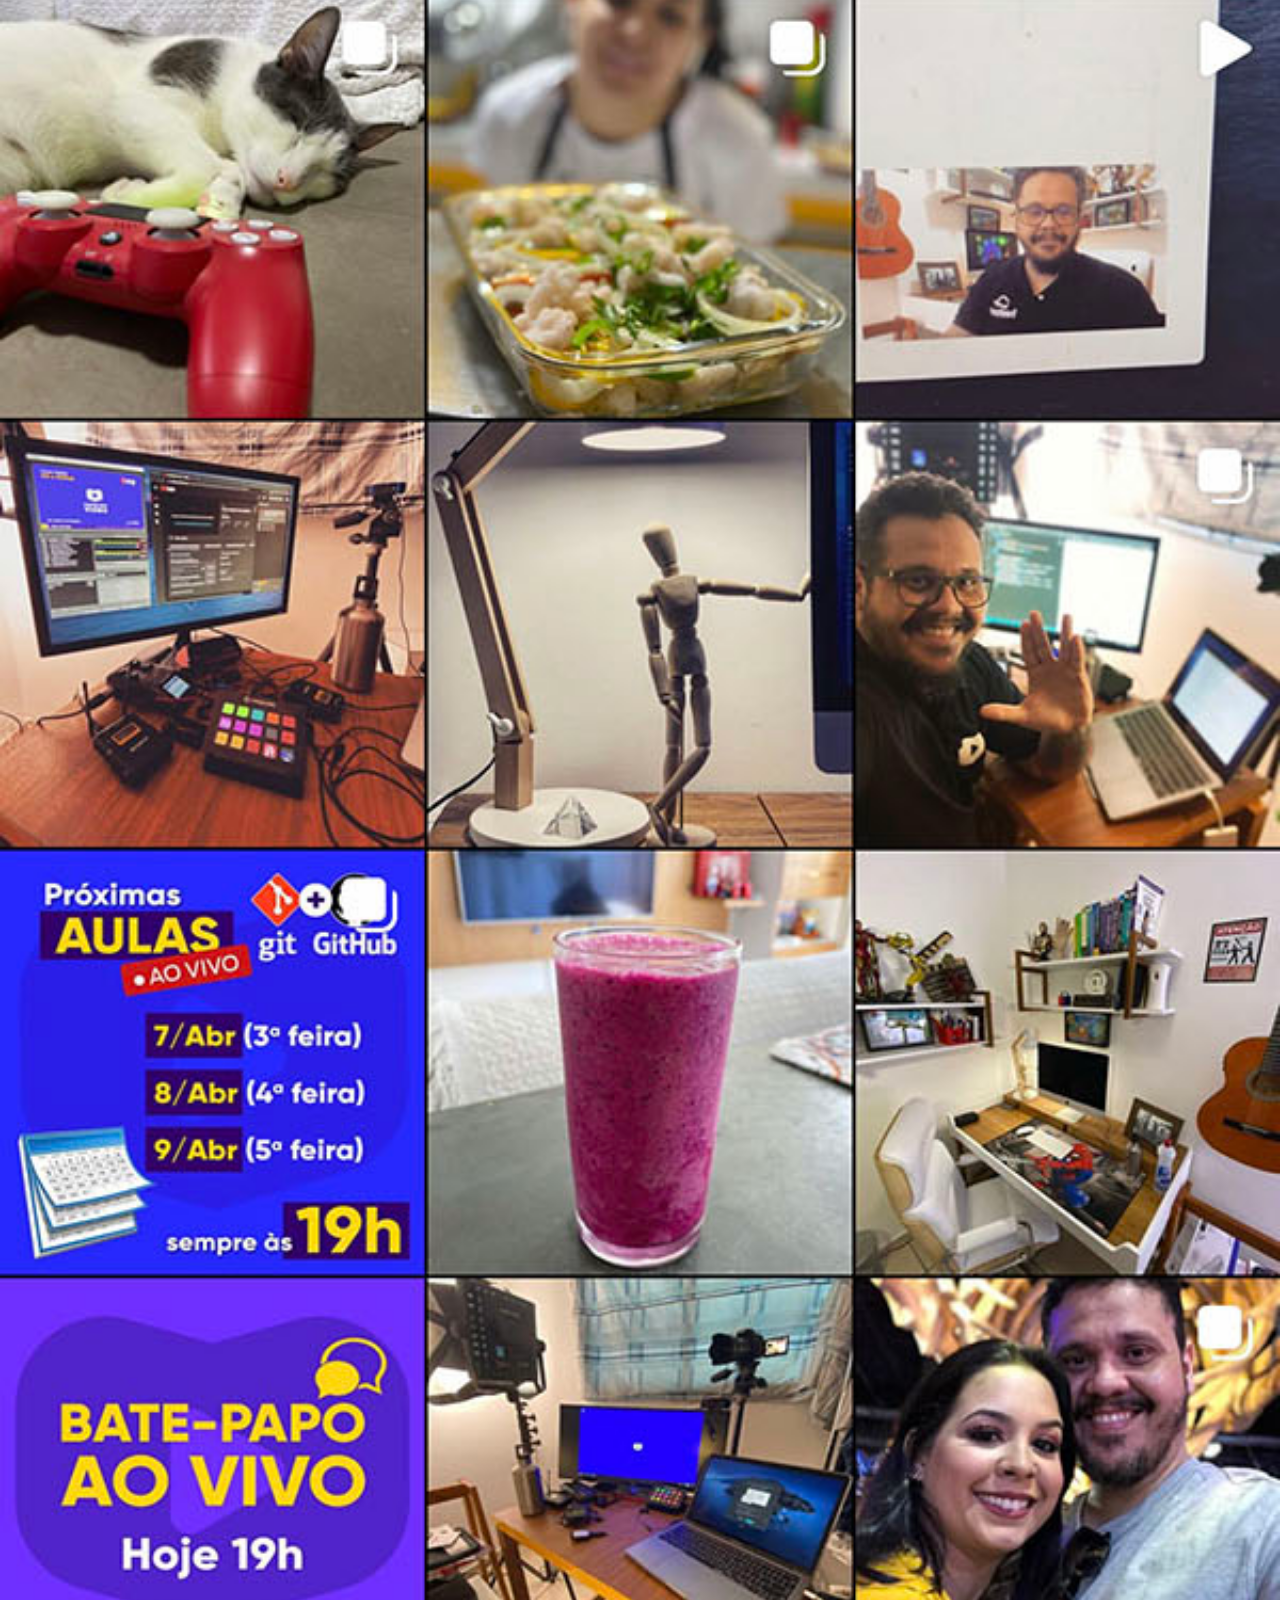
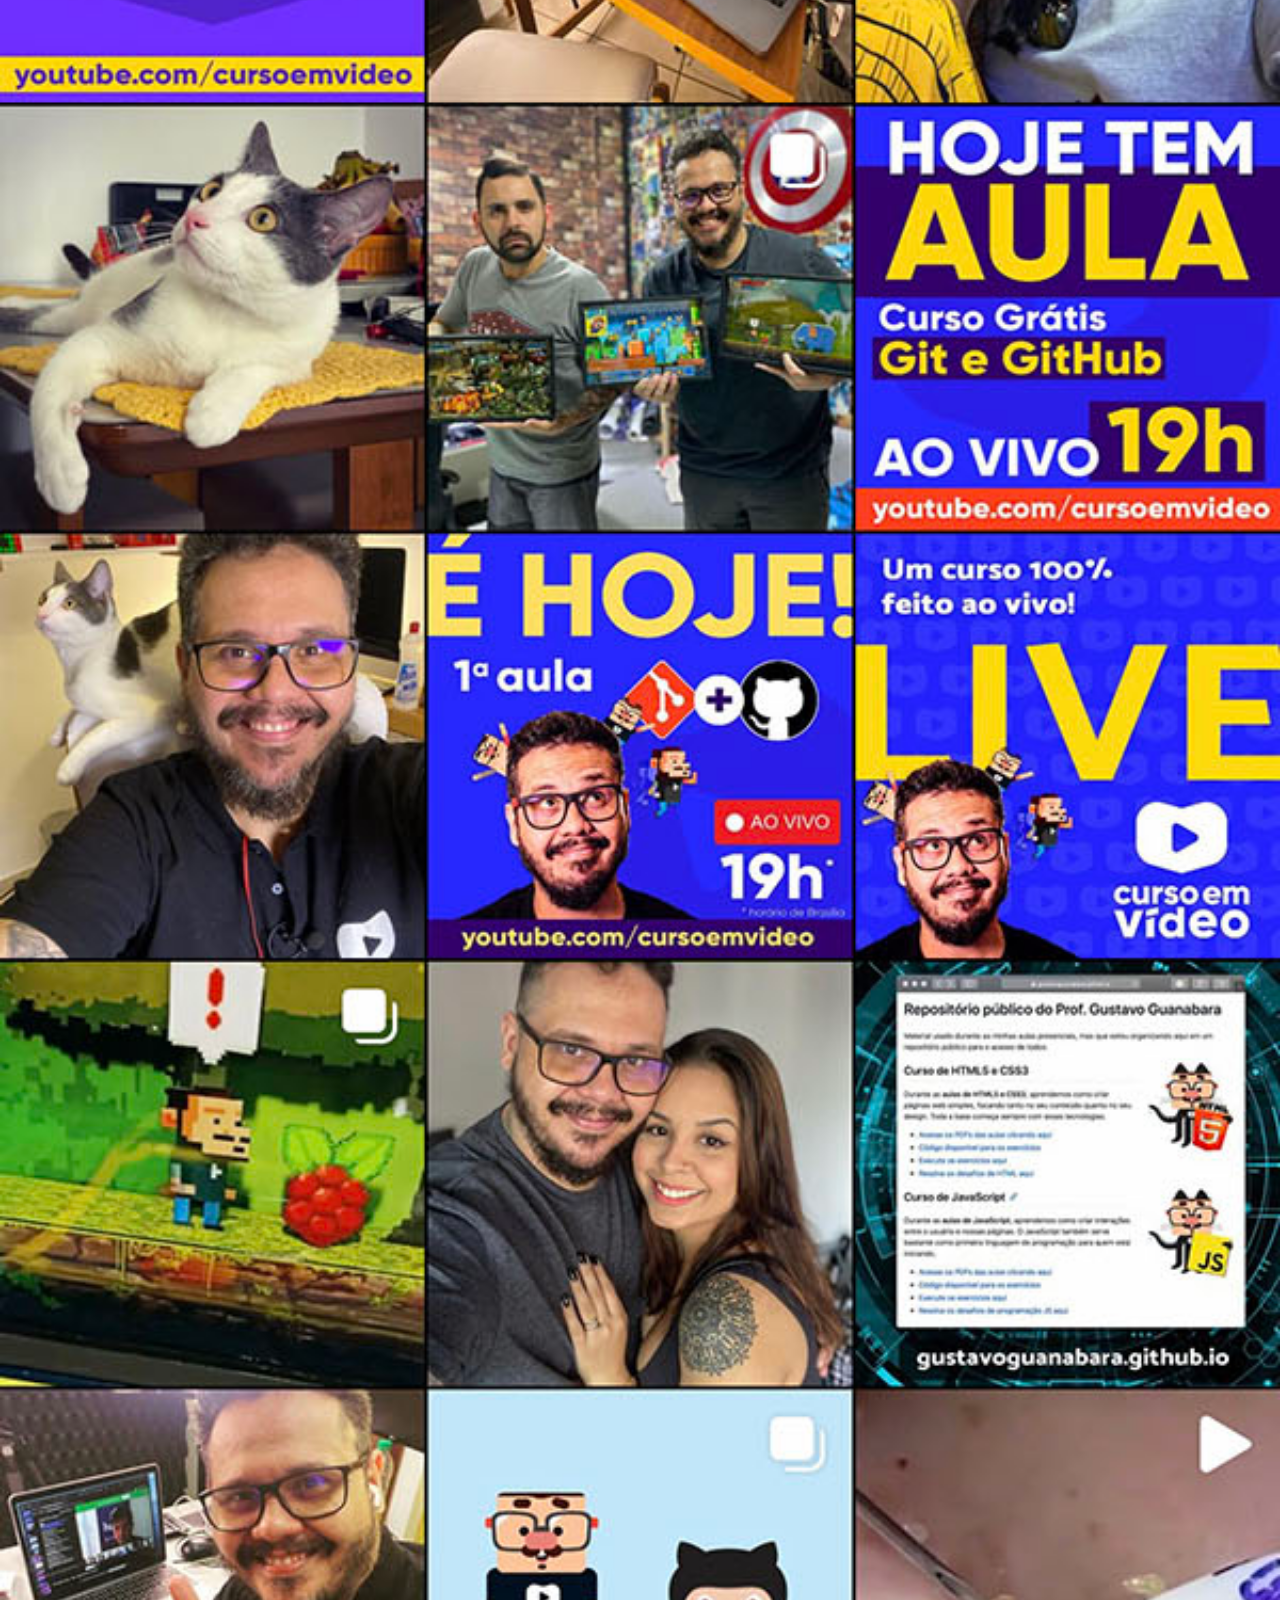
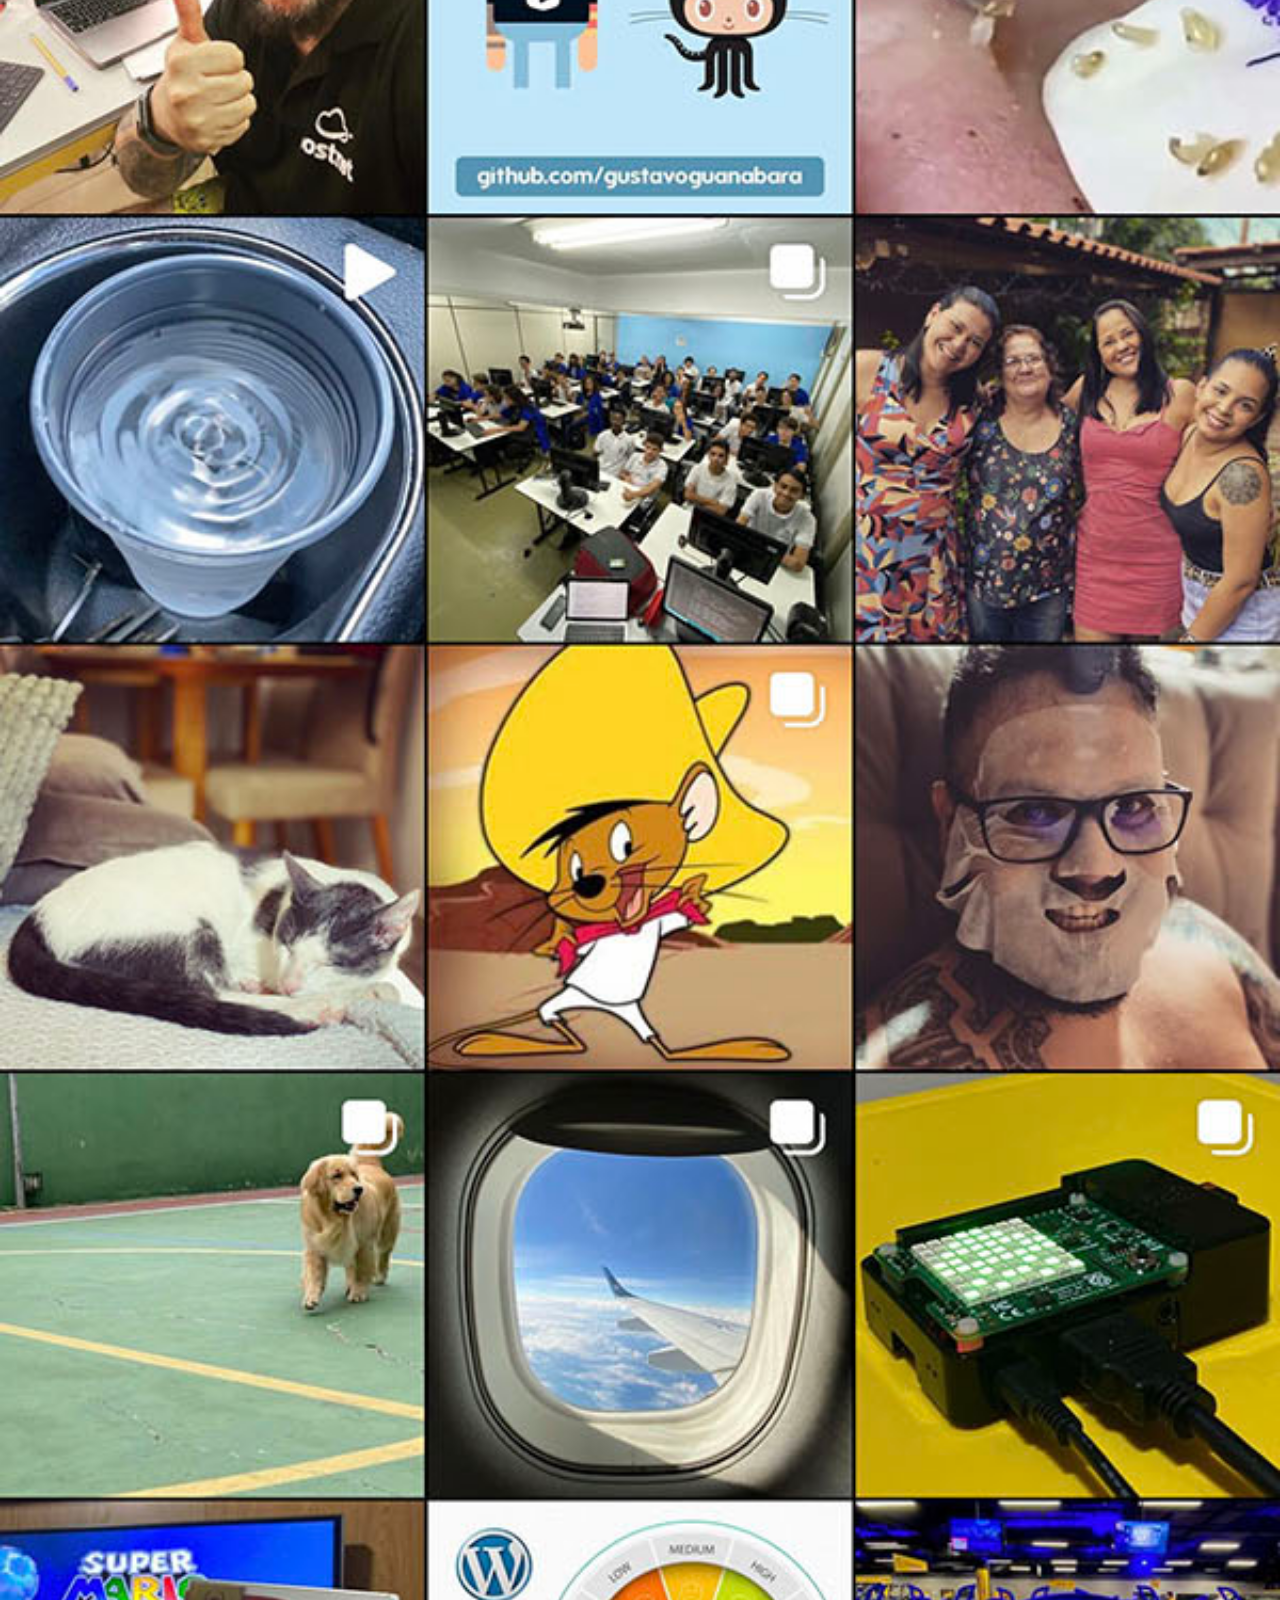
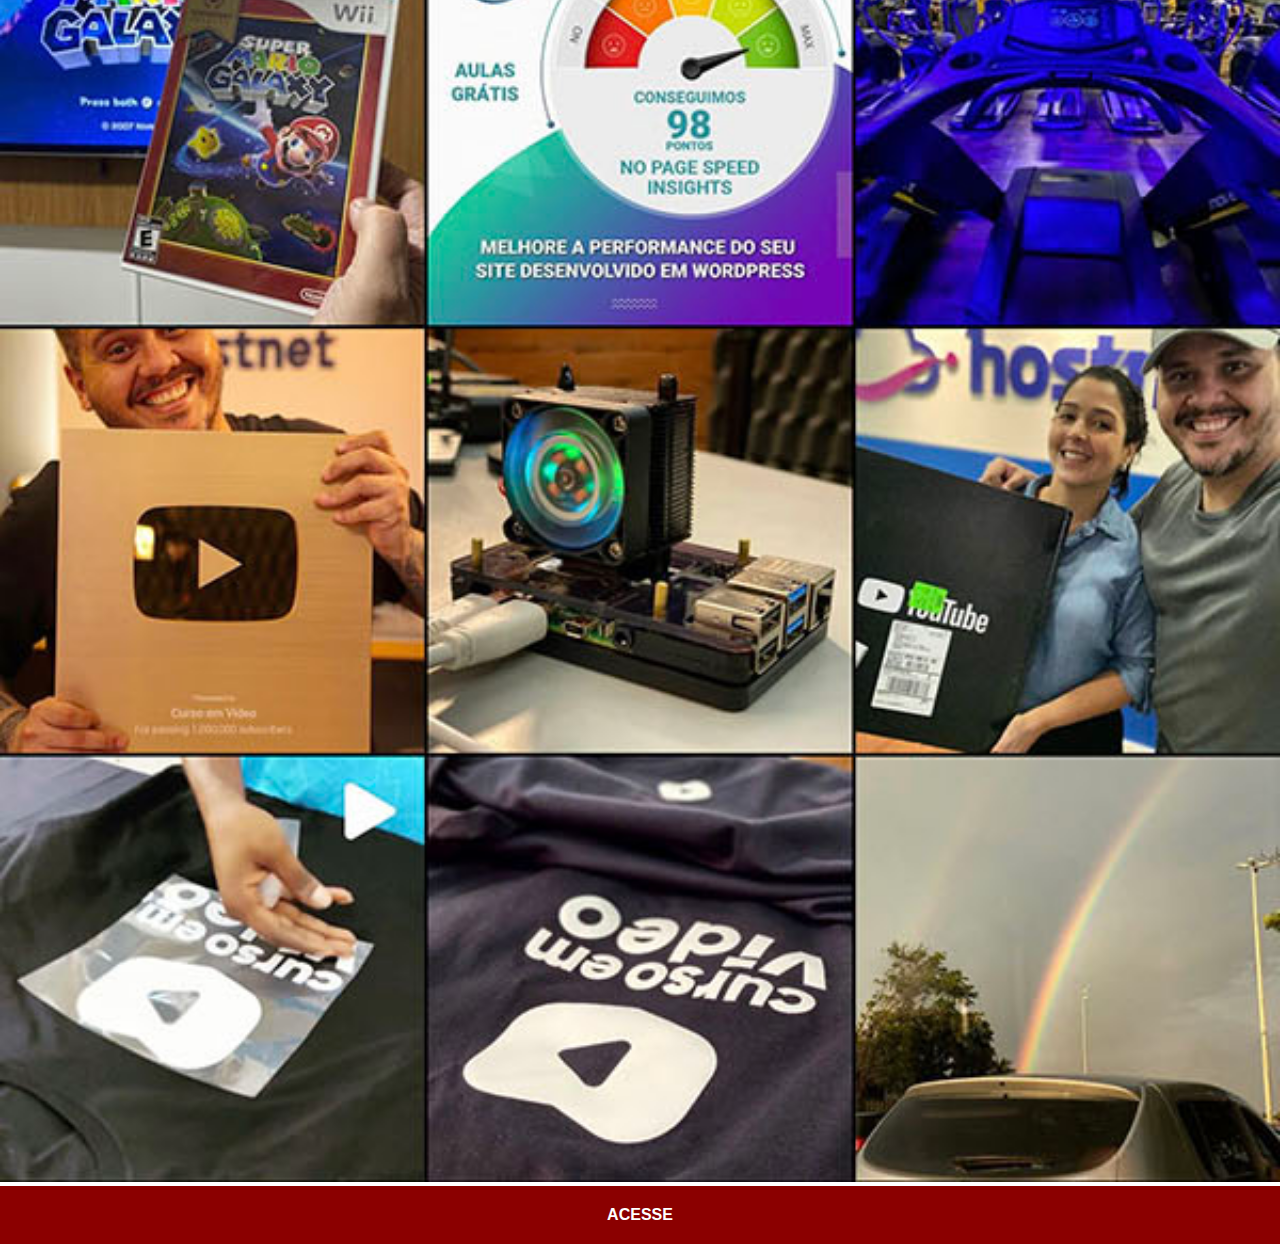
<file: instagram.html>
<!DOCTYPE html>
<html lang="pt-bt">
<head>
    <meta charset="UTF-8">
    <meta http-equiv="X-UA-Compatible" content="IE=edge">
    <meta name="viewport" content="width=device-width, initial-scale=1.0">
    <title>Instagram</title>
    <link rel="stylesheet" href="estilos/social.css">
</head>
<body>
    <img src="imagens/tela-instagram.jpg" alt="Instagram">
    <a href="https://www.instagram.com/gustavoguanabara" target="_blank">ACESSE</a>
</body>
</html>
</file>
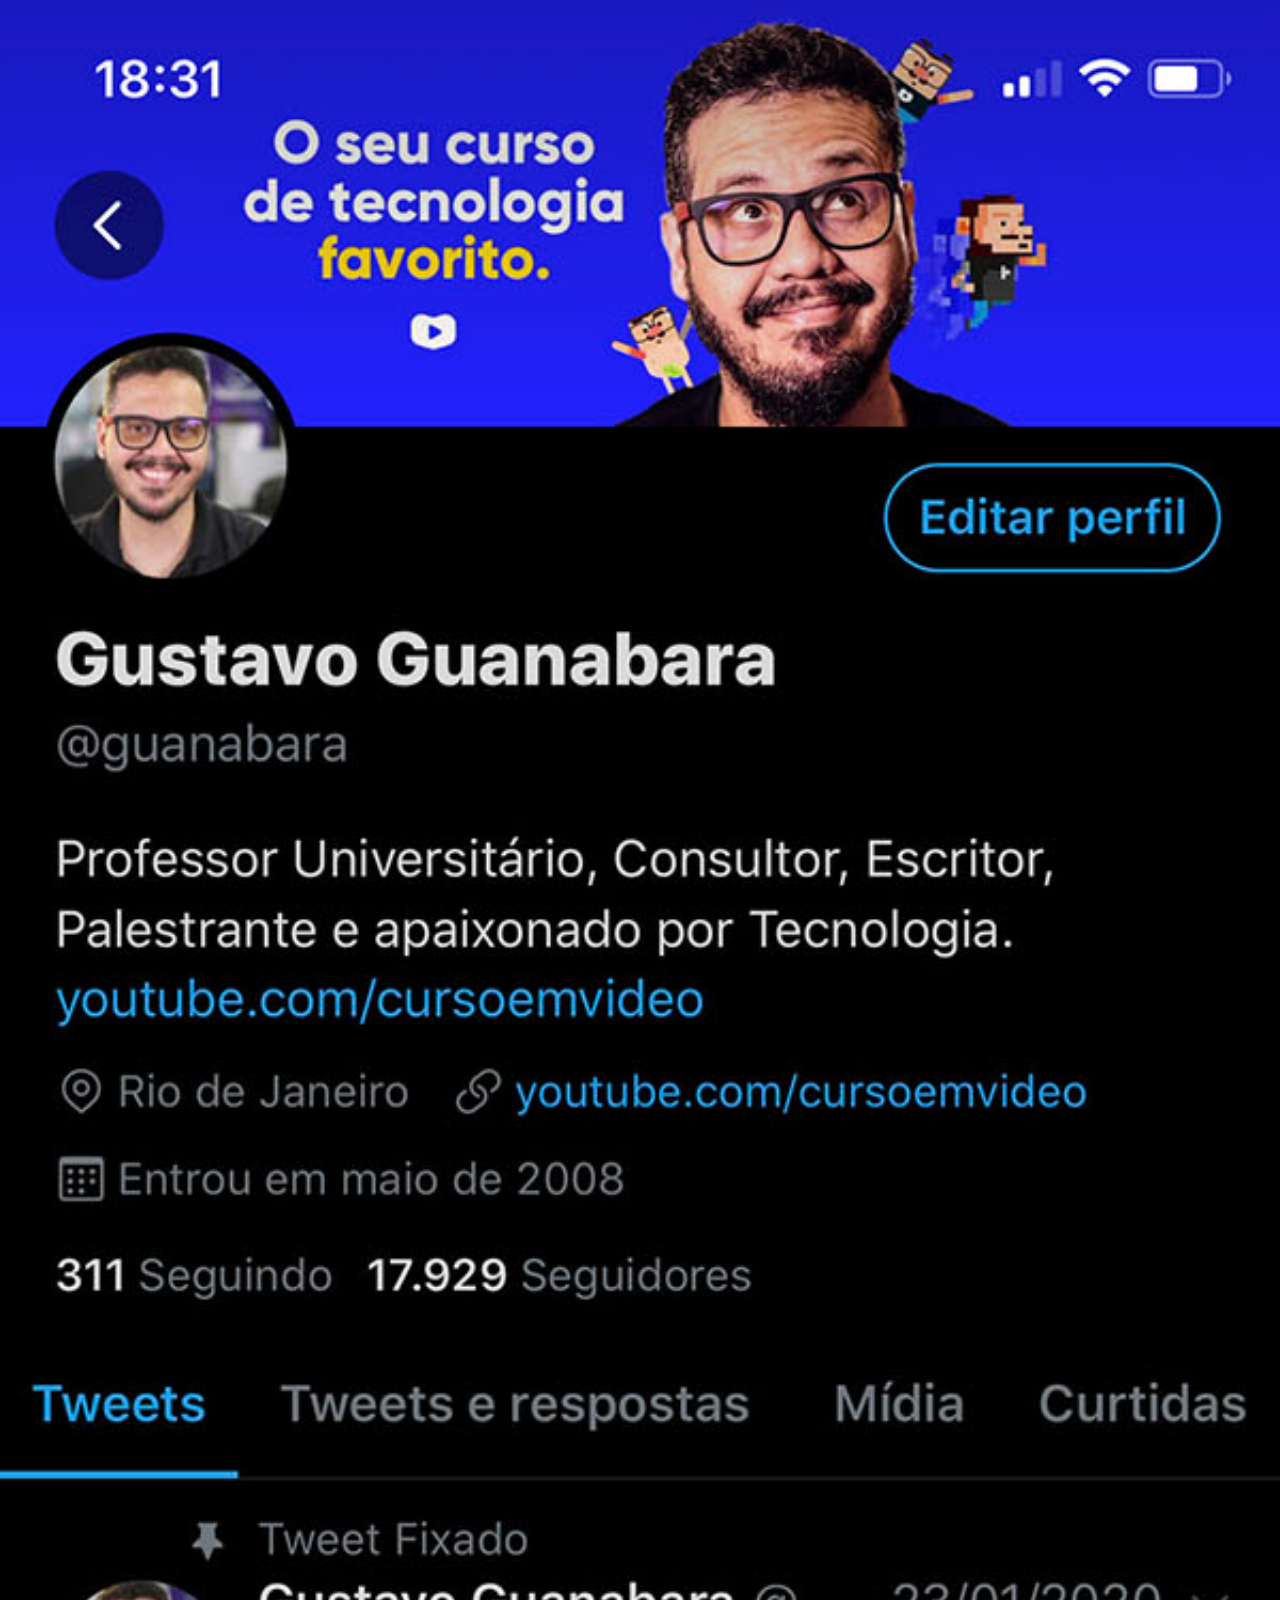
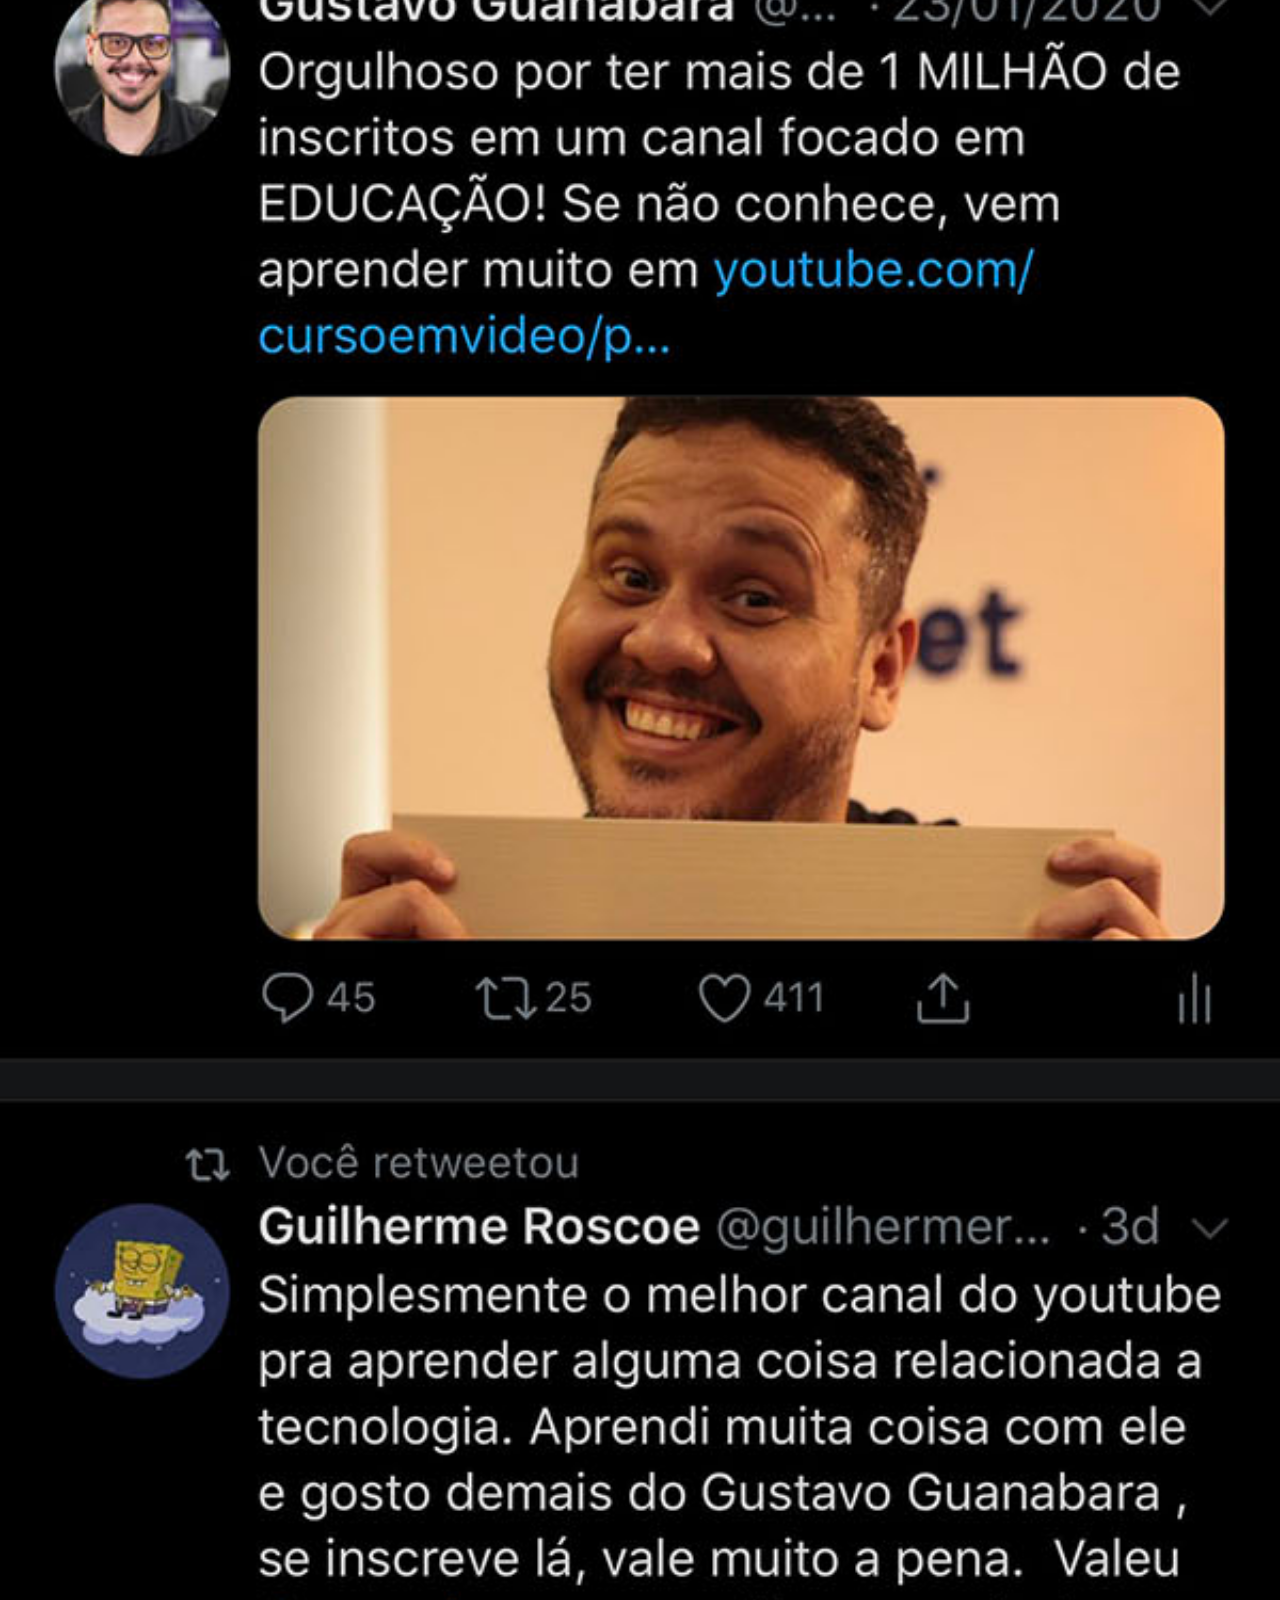
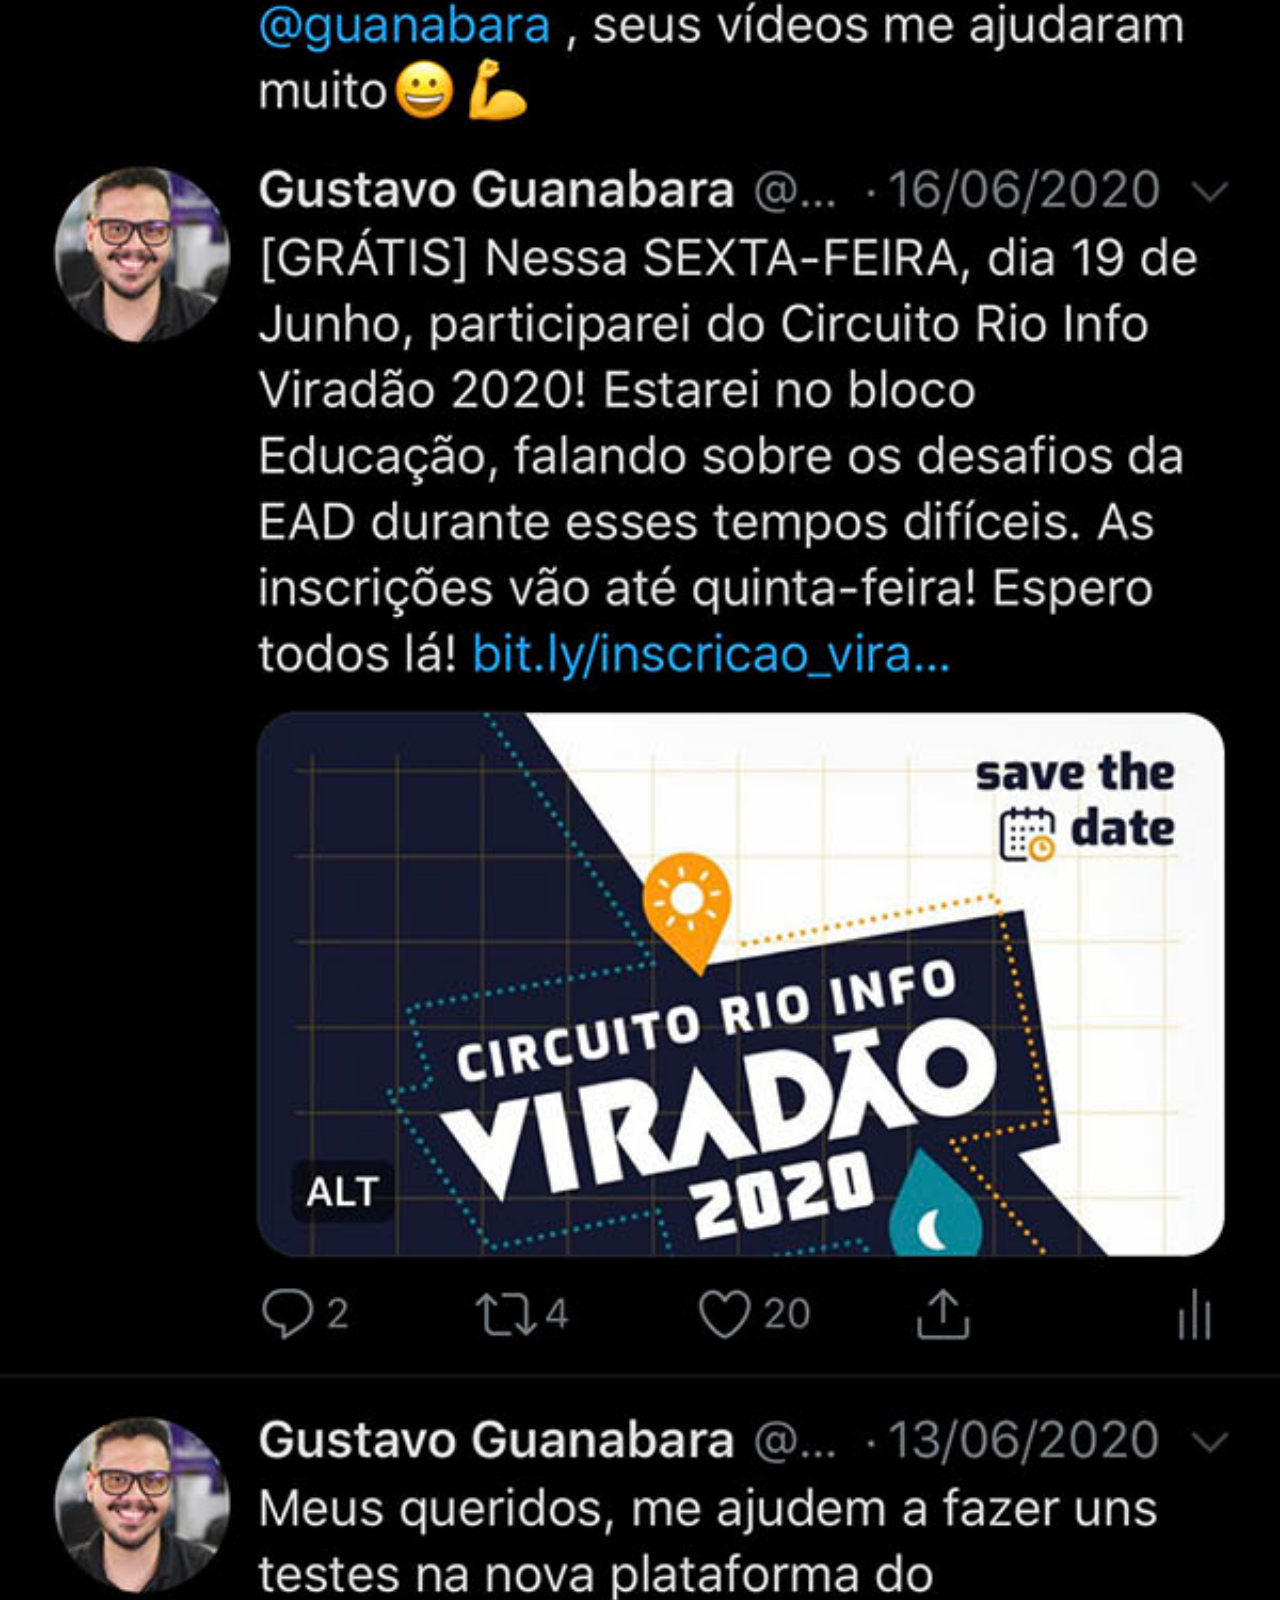
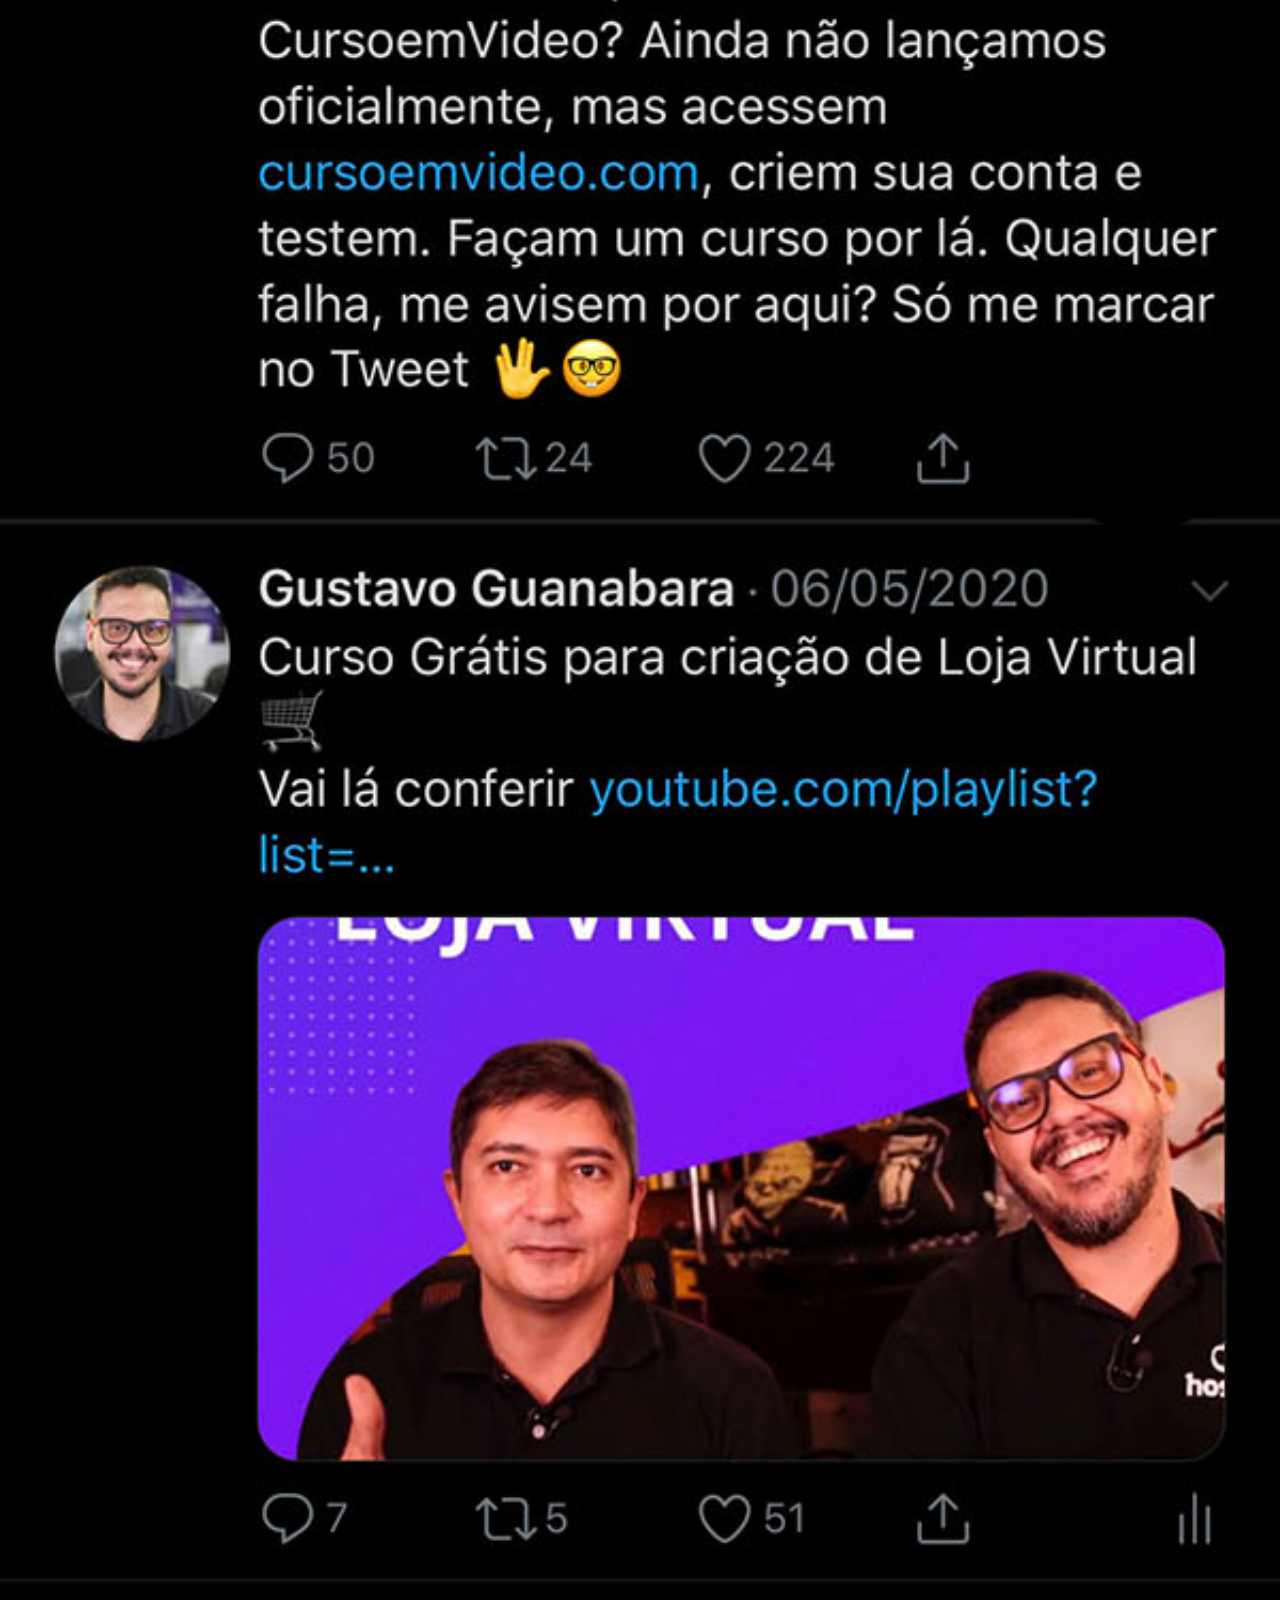
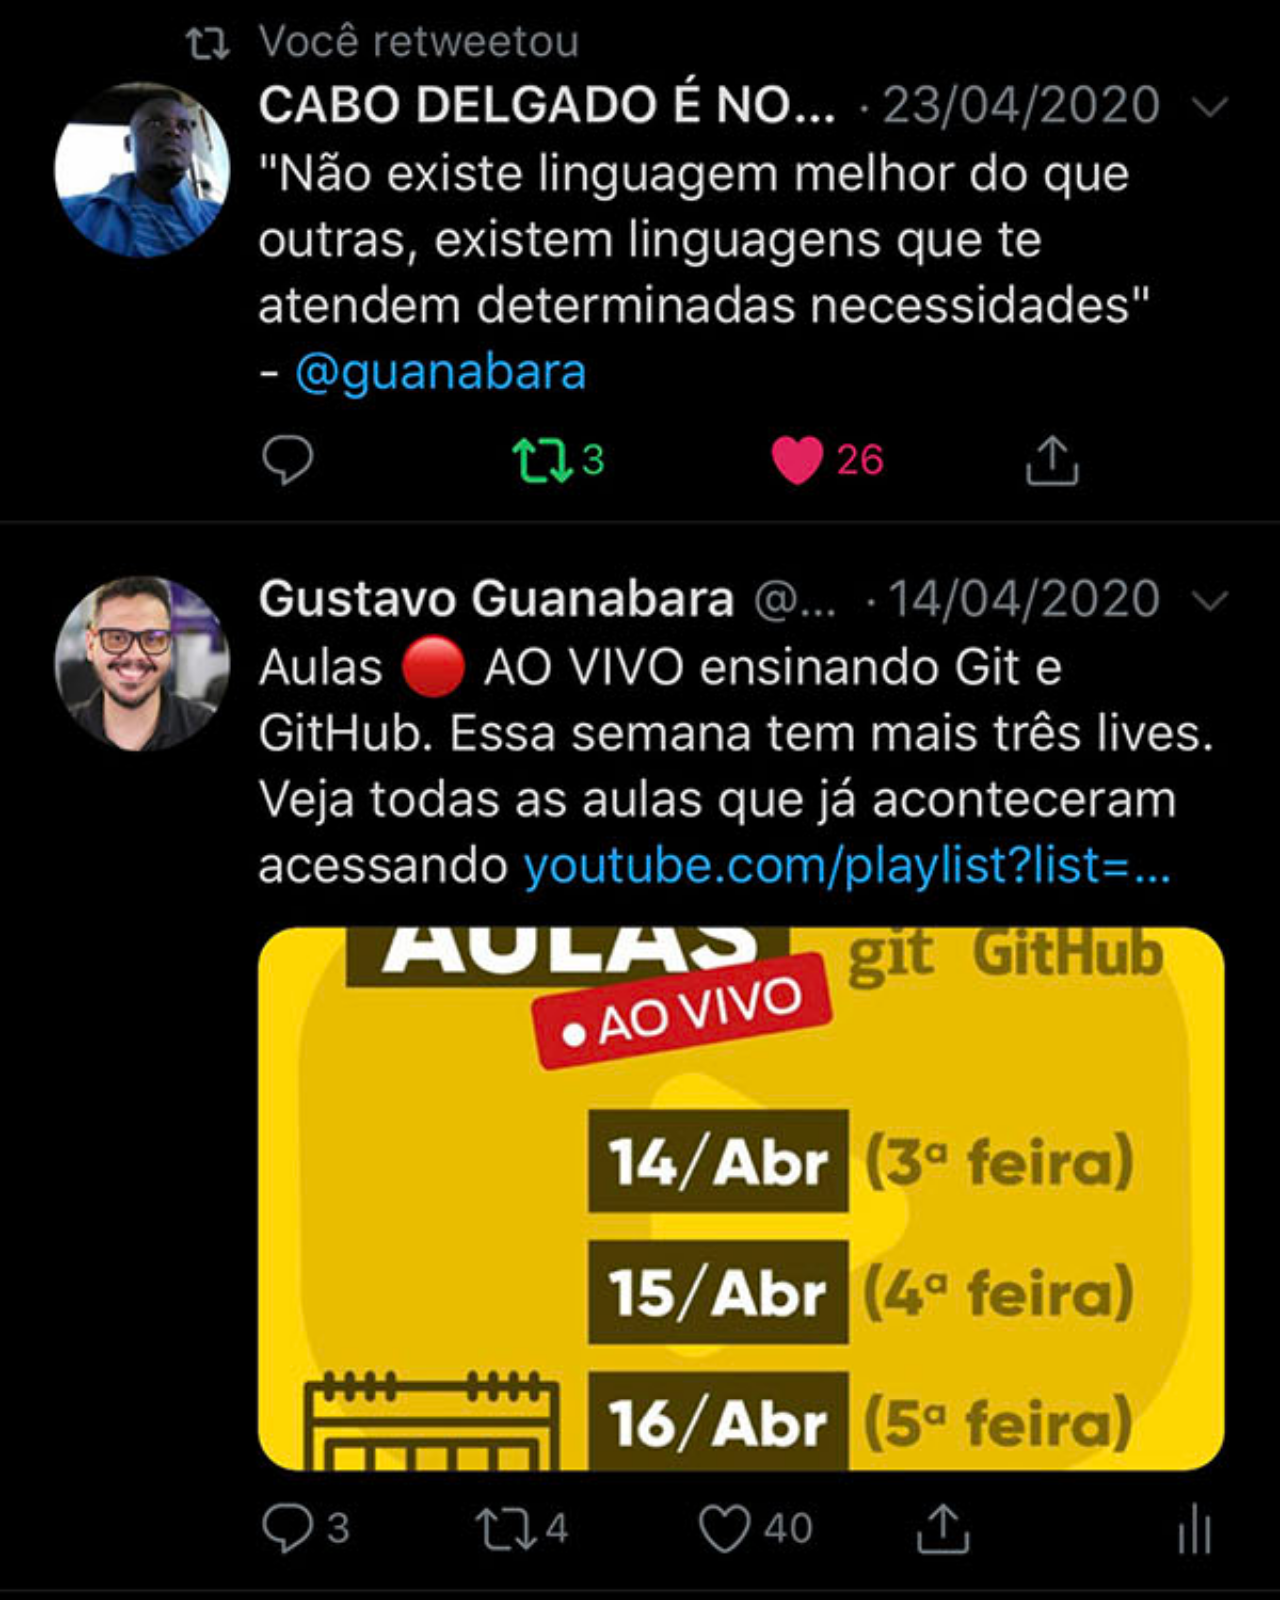
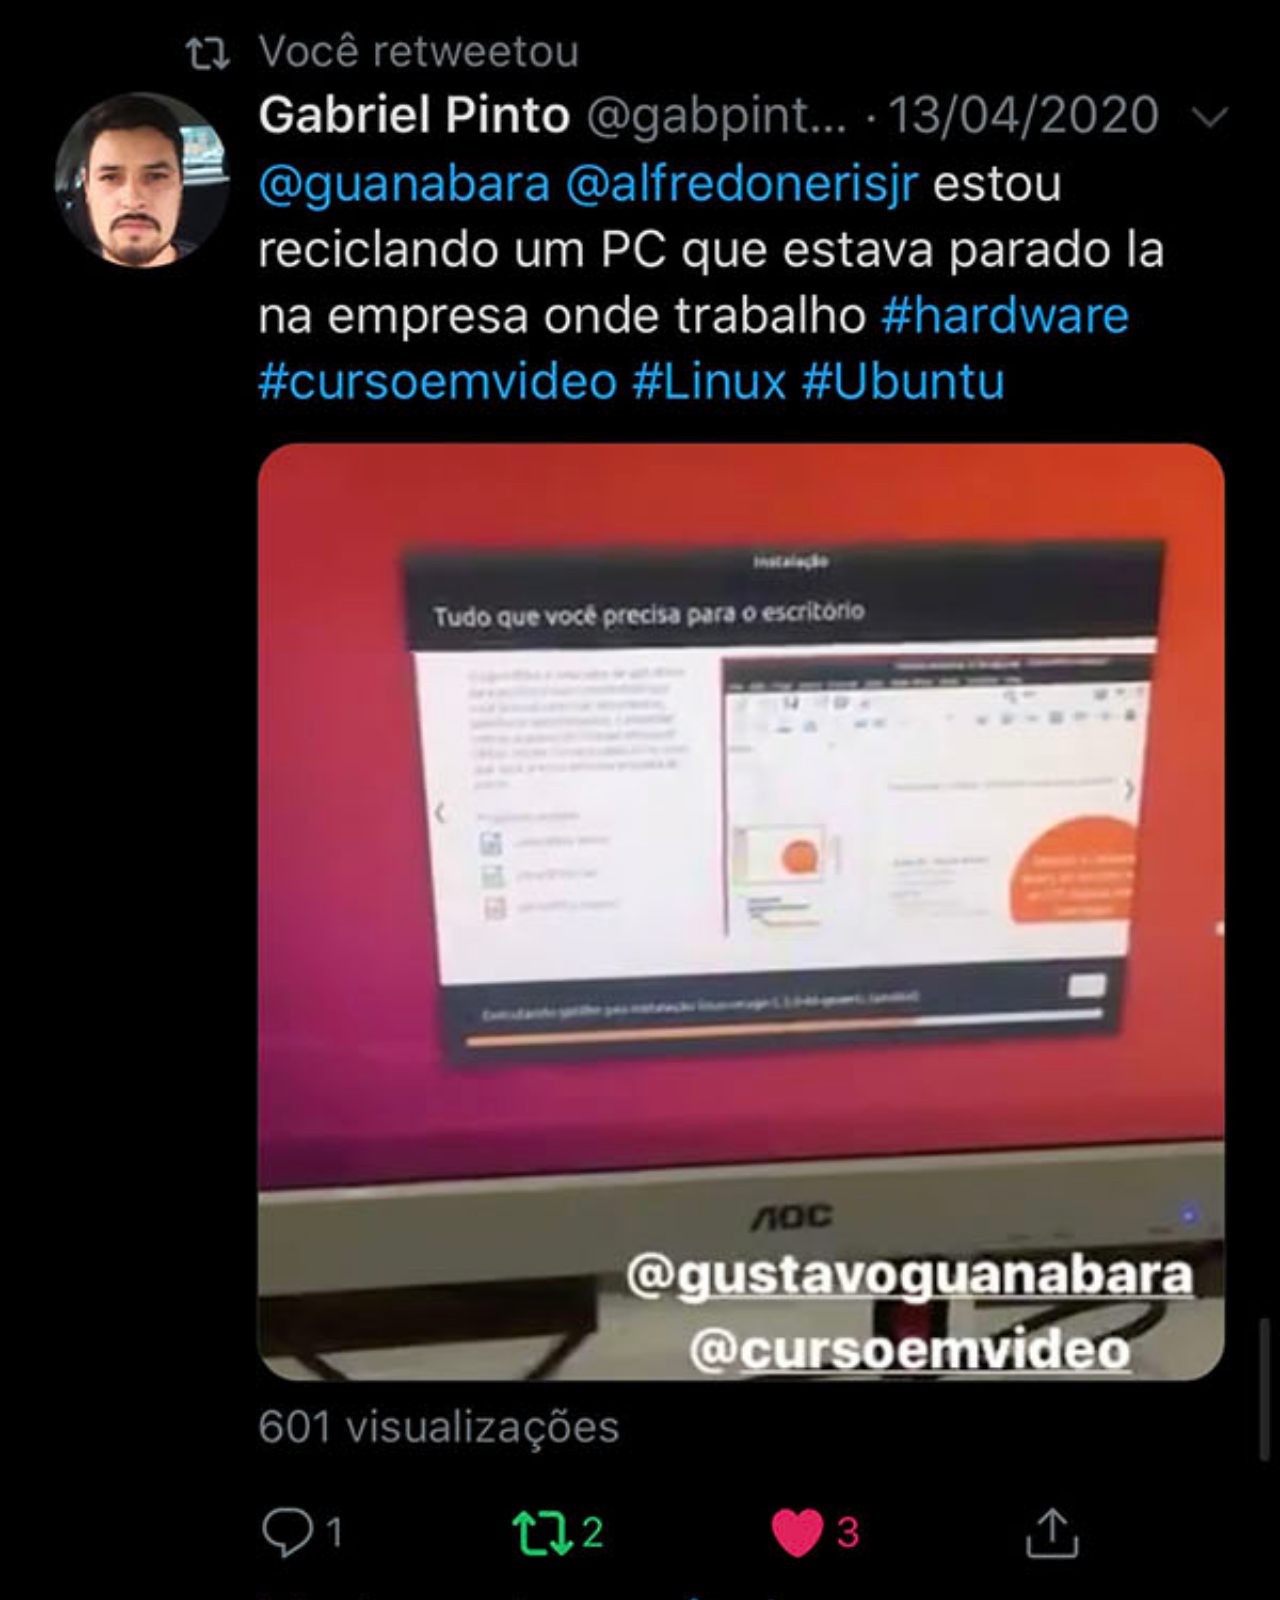
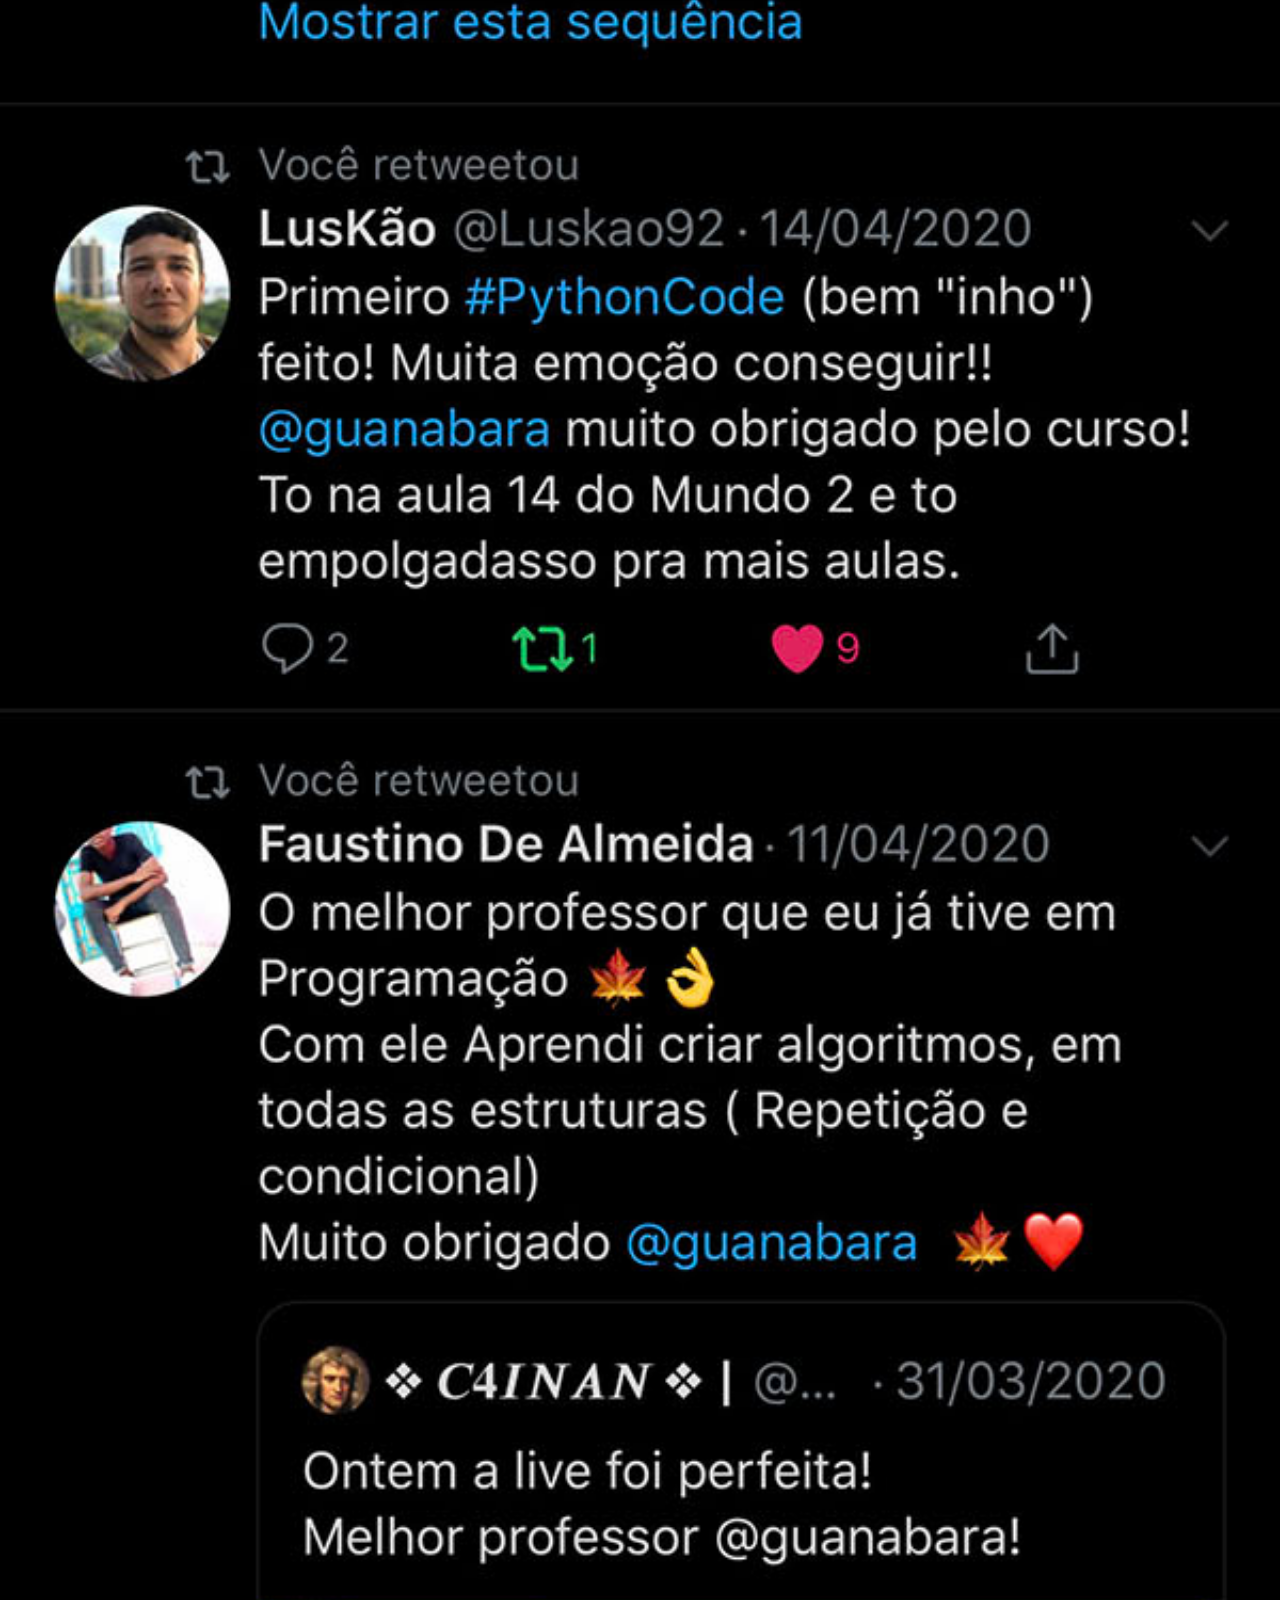
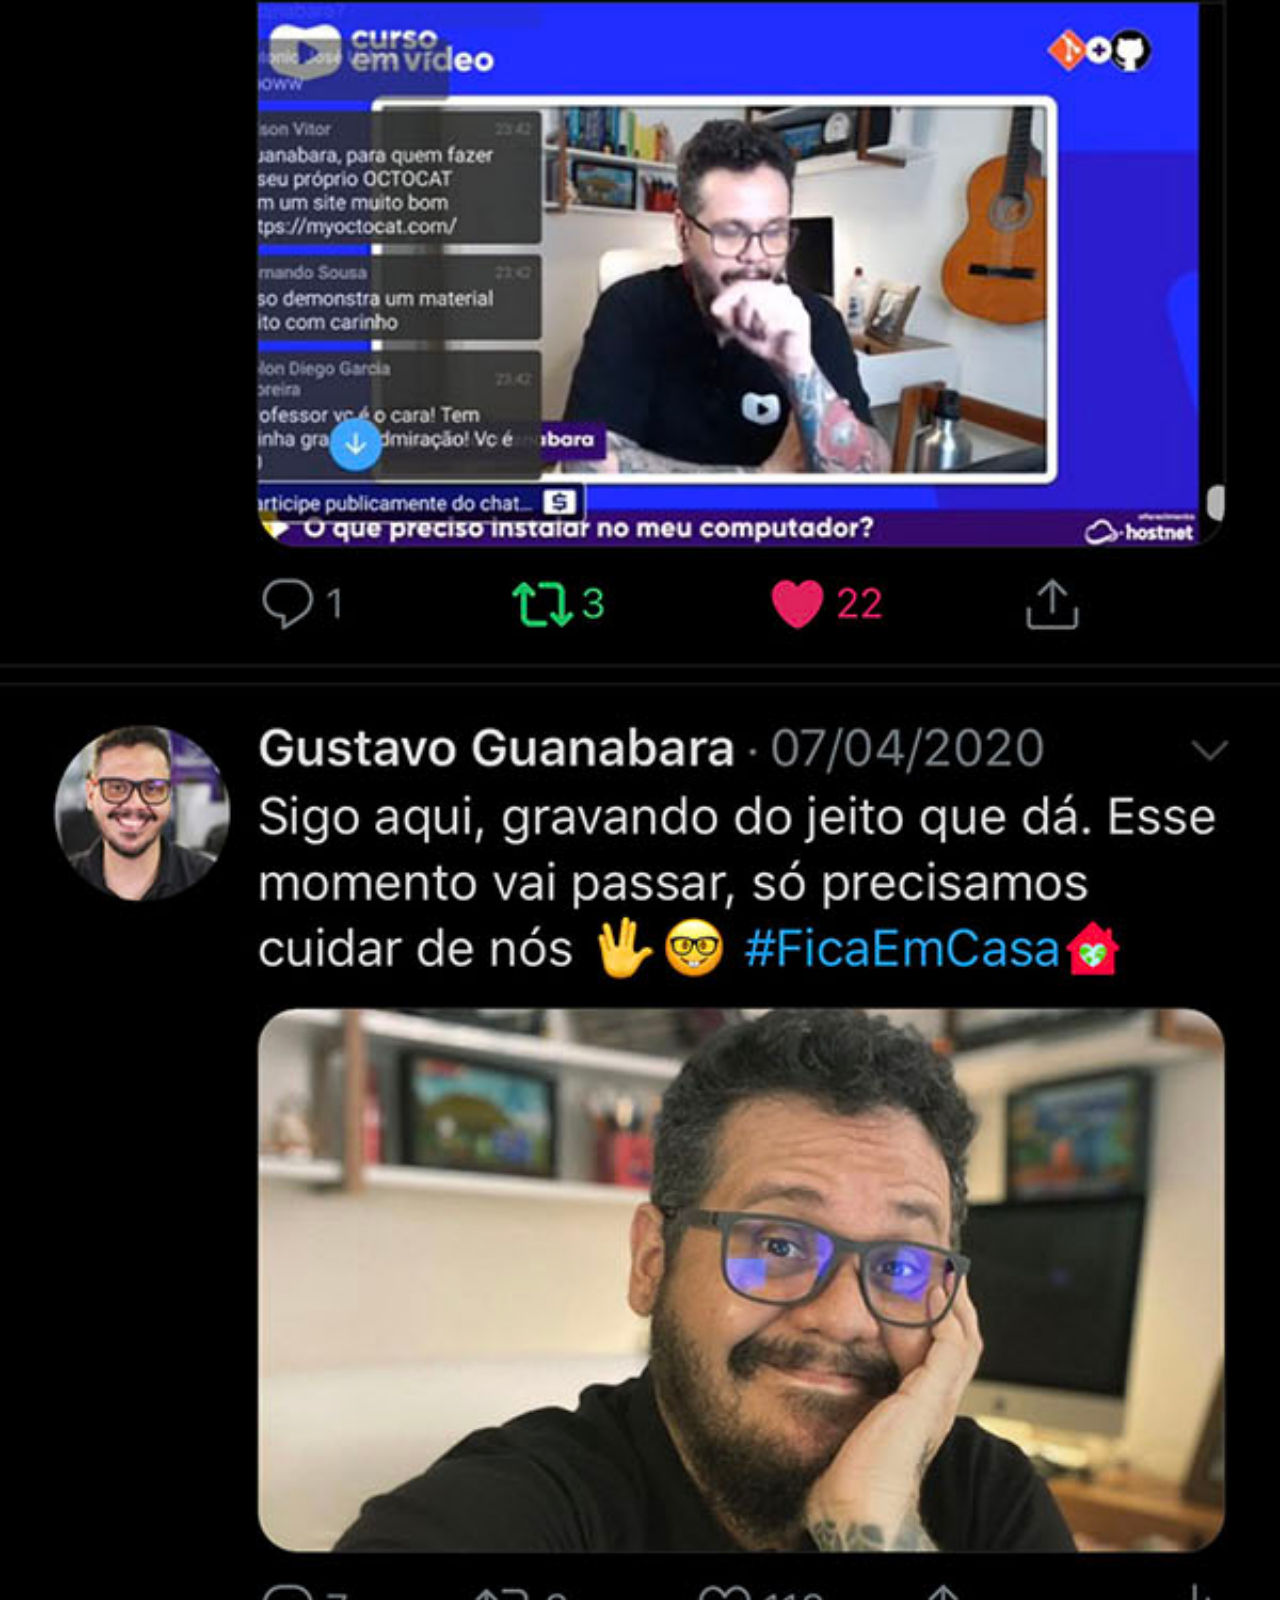
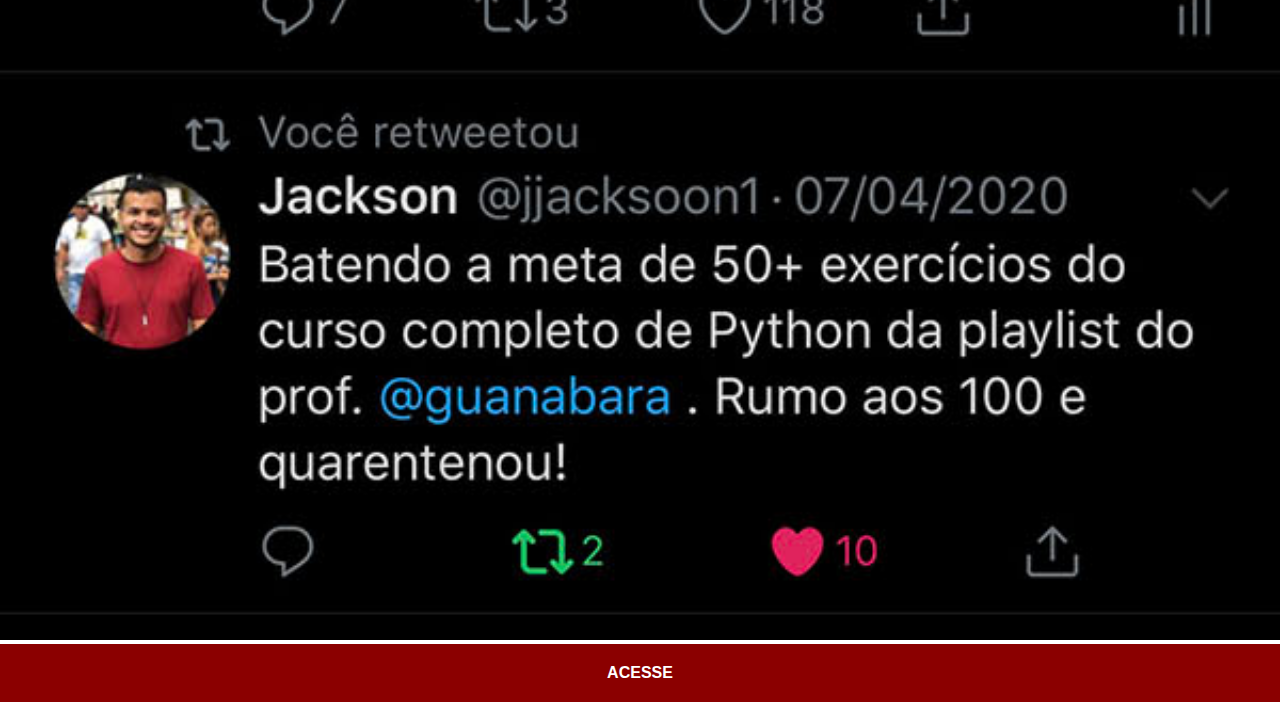
<file: twitter.html>
<!DOCTYPE html>
<html lang="pt-bt">
<head>
    <meta charset="UTF-8">
    <meta http-equiv="X-UA-Compatible" content="IE=edge">
    <meta name="viewport" content="width=device-width, initial-scale=1.0">
    <title>Twitter</title>
    <link rel="stylesheet" href="estilos/social.css">
</head>
<body>
    <img src="imagens/tela-twitter.jpg" alt="Twitter">
    <a href="https://www.twitter.com/guanabara" target="_blank">ACESSE</a>
</body>
</html>
</file>
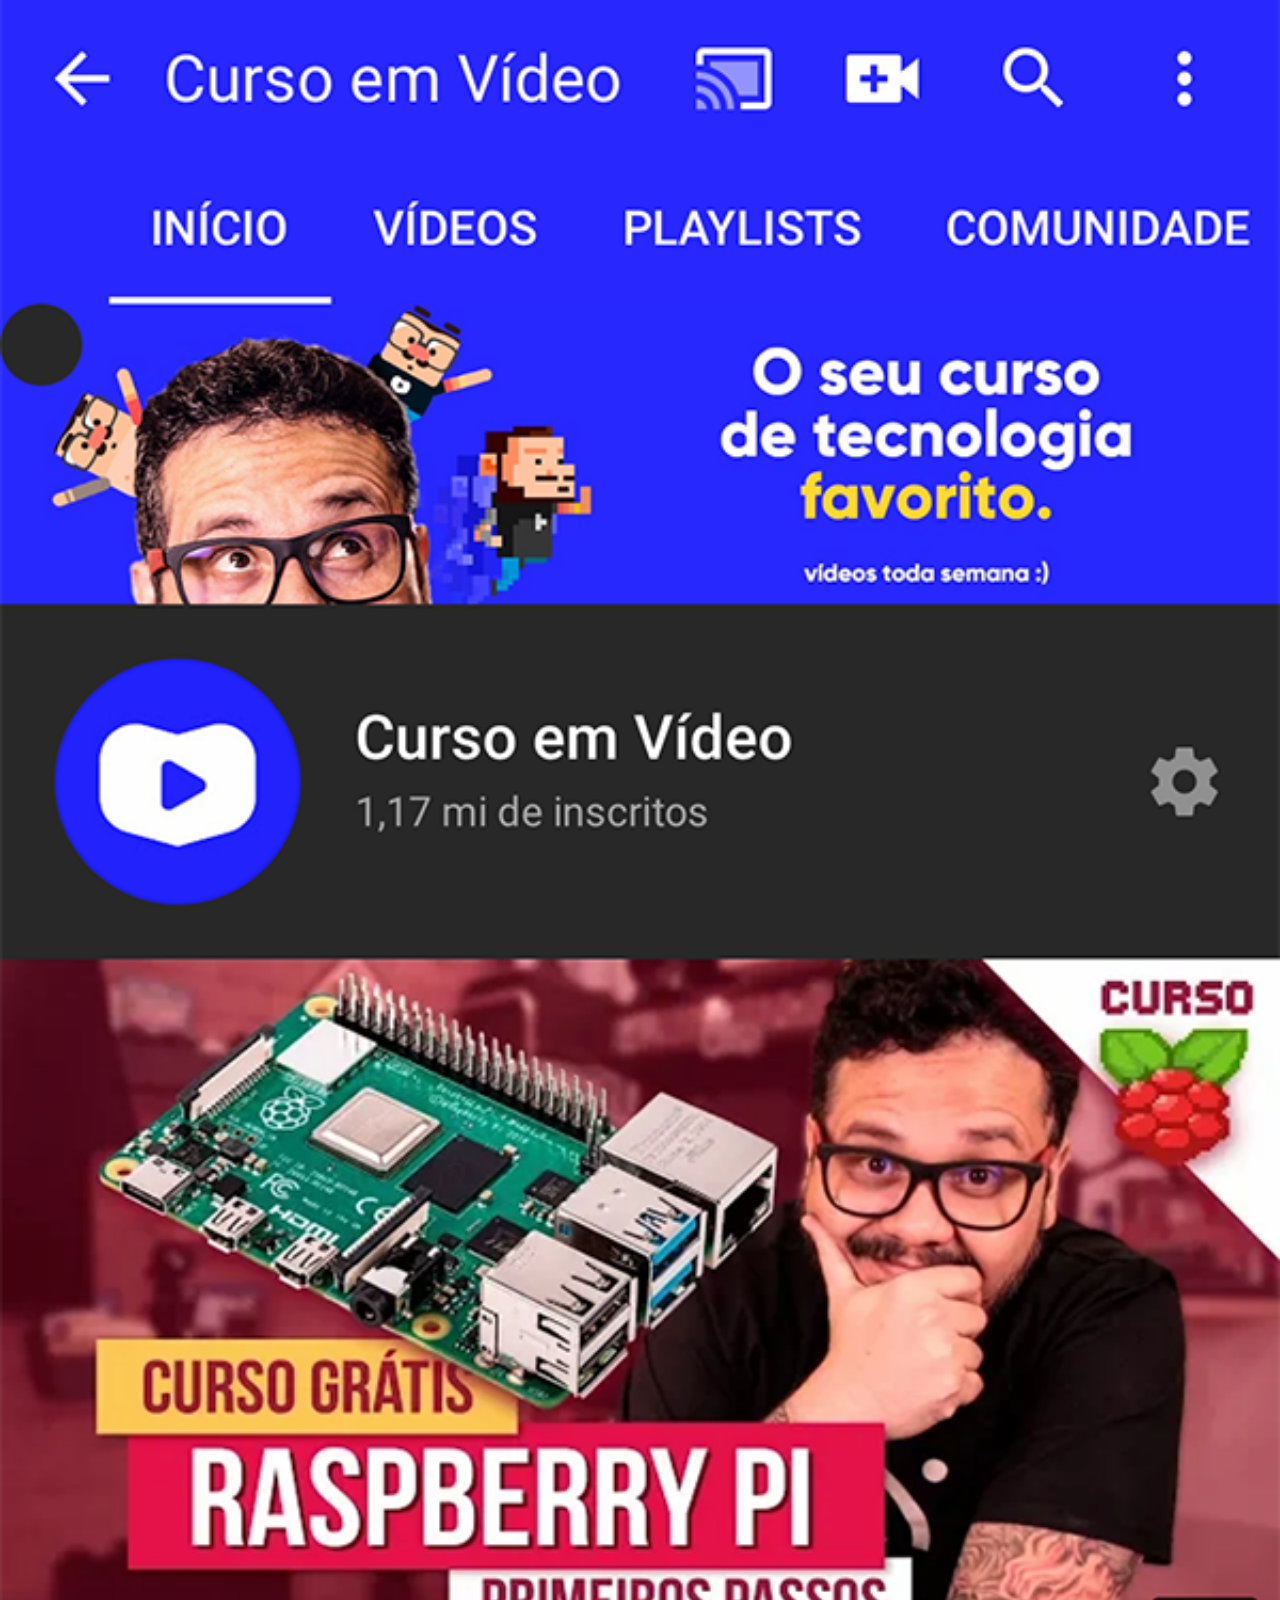
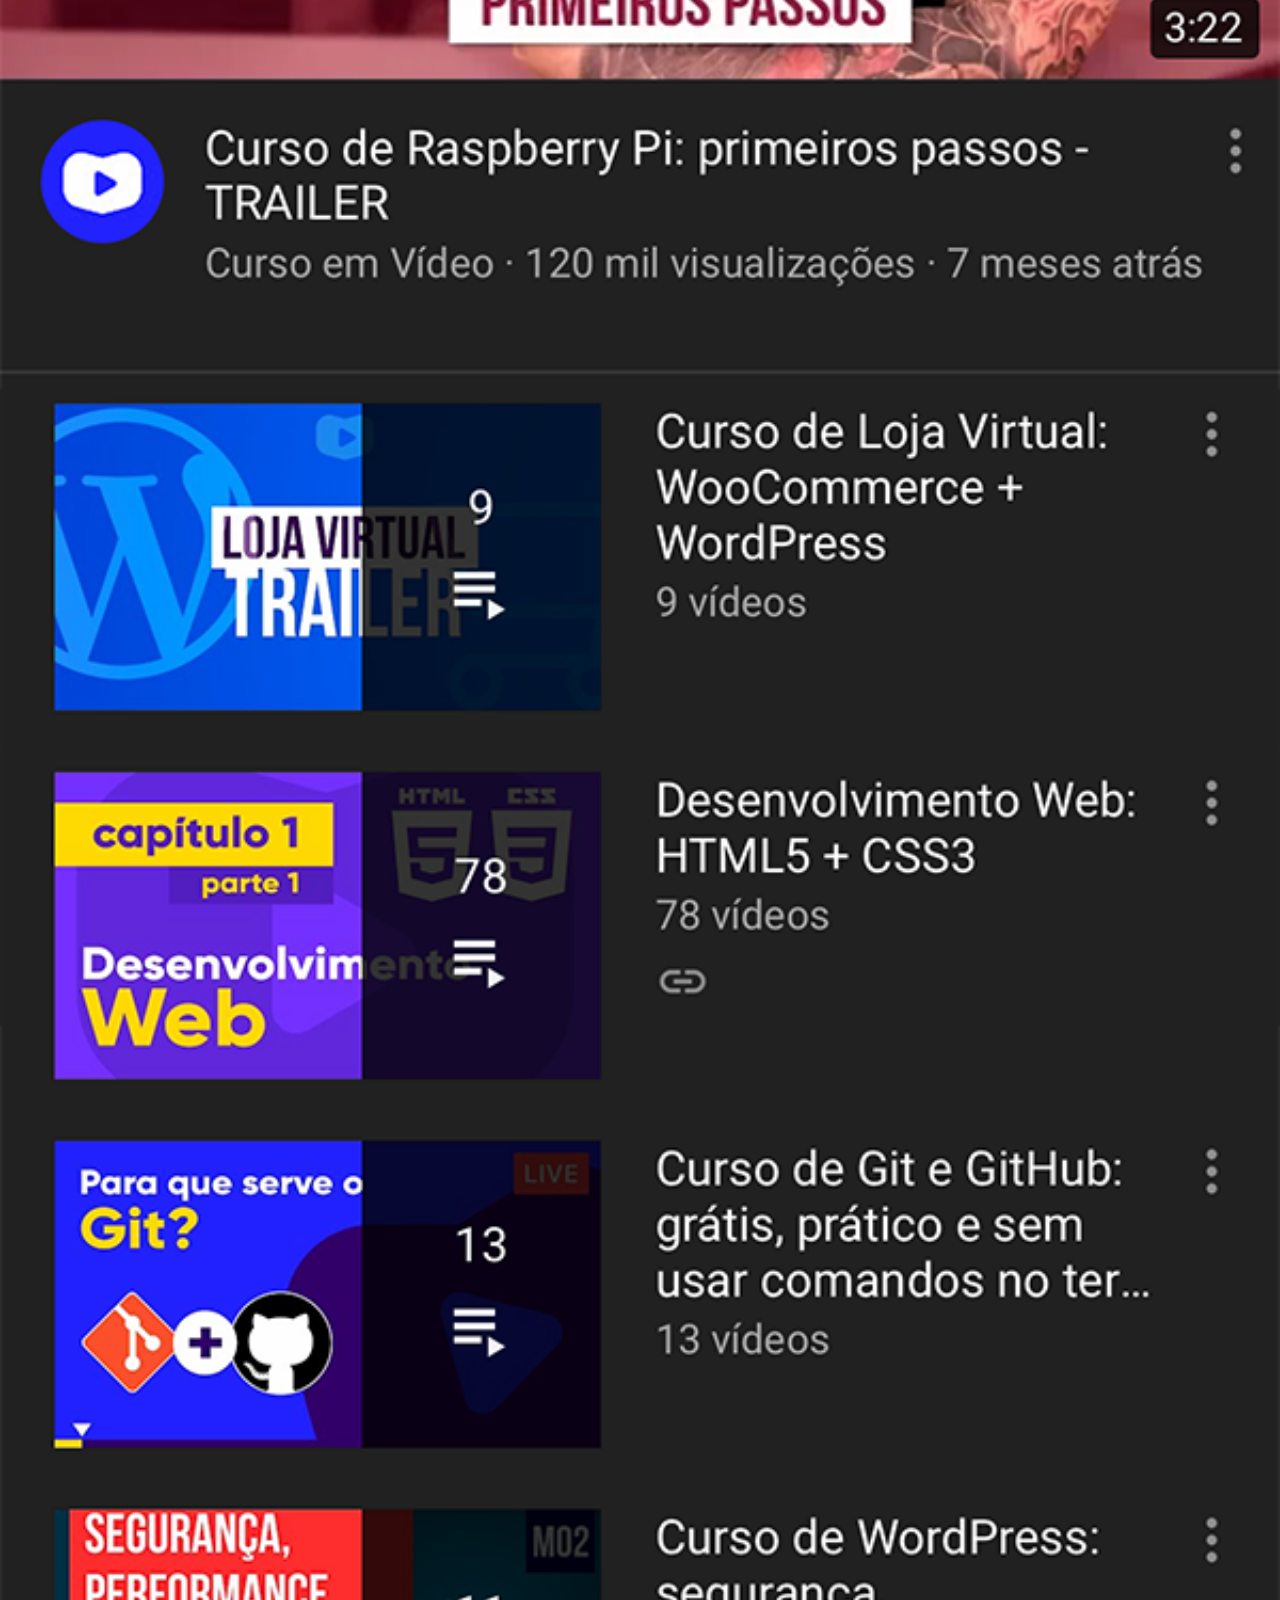
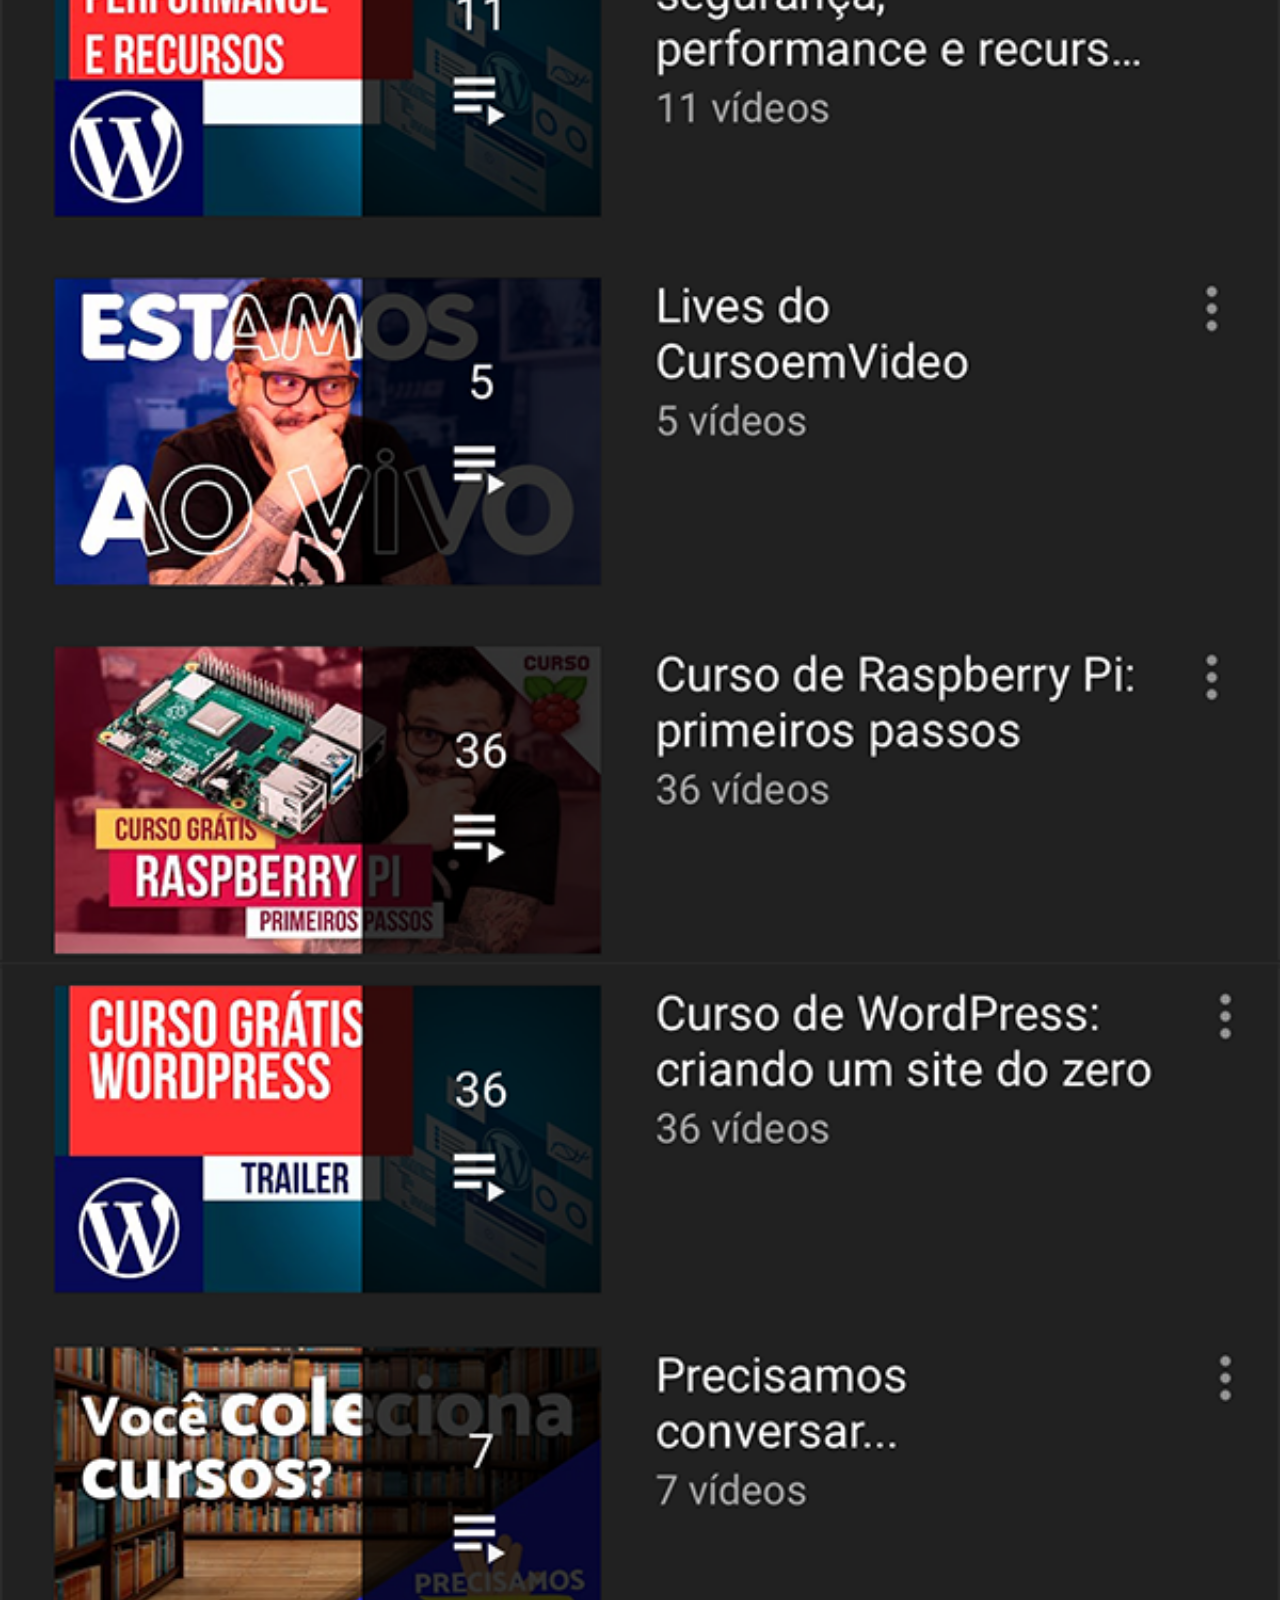
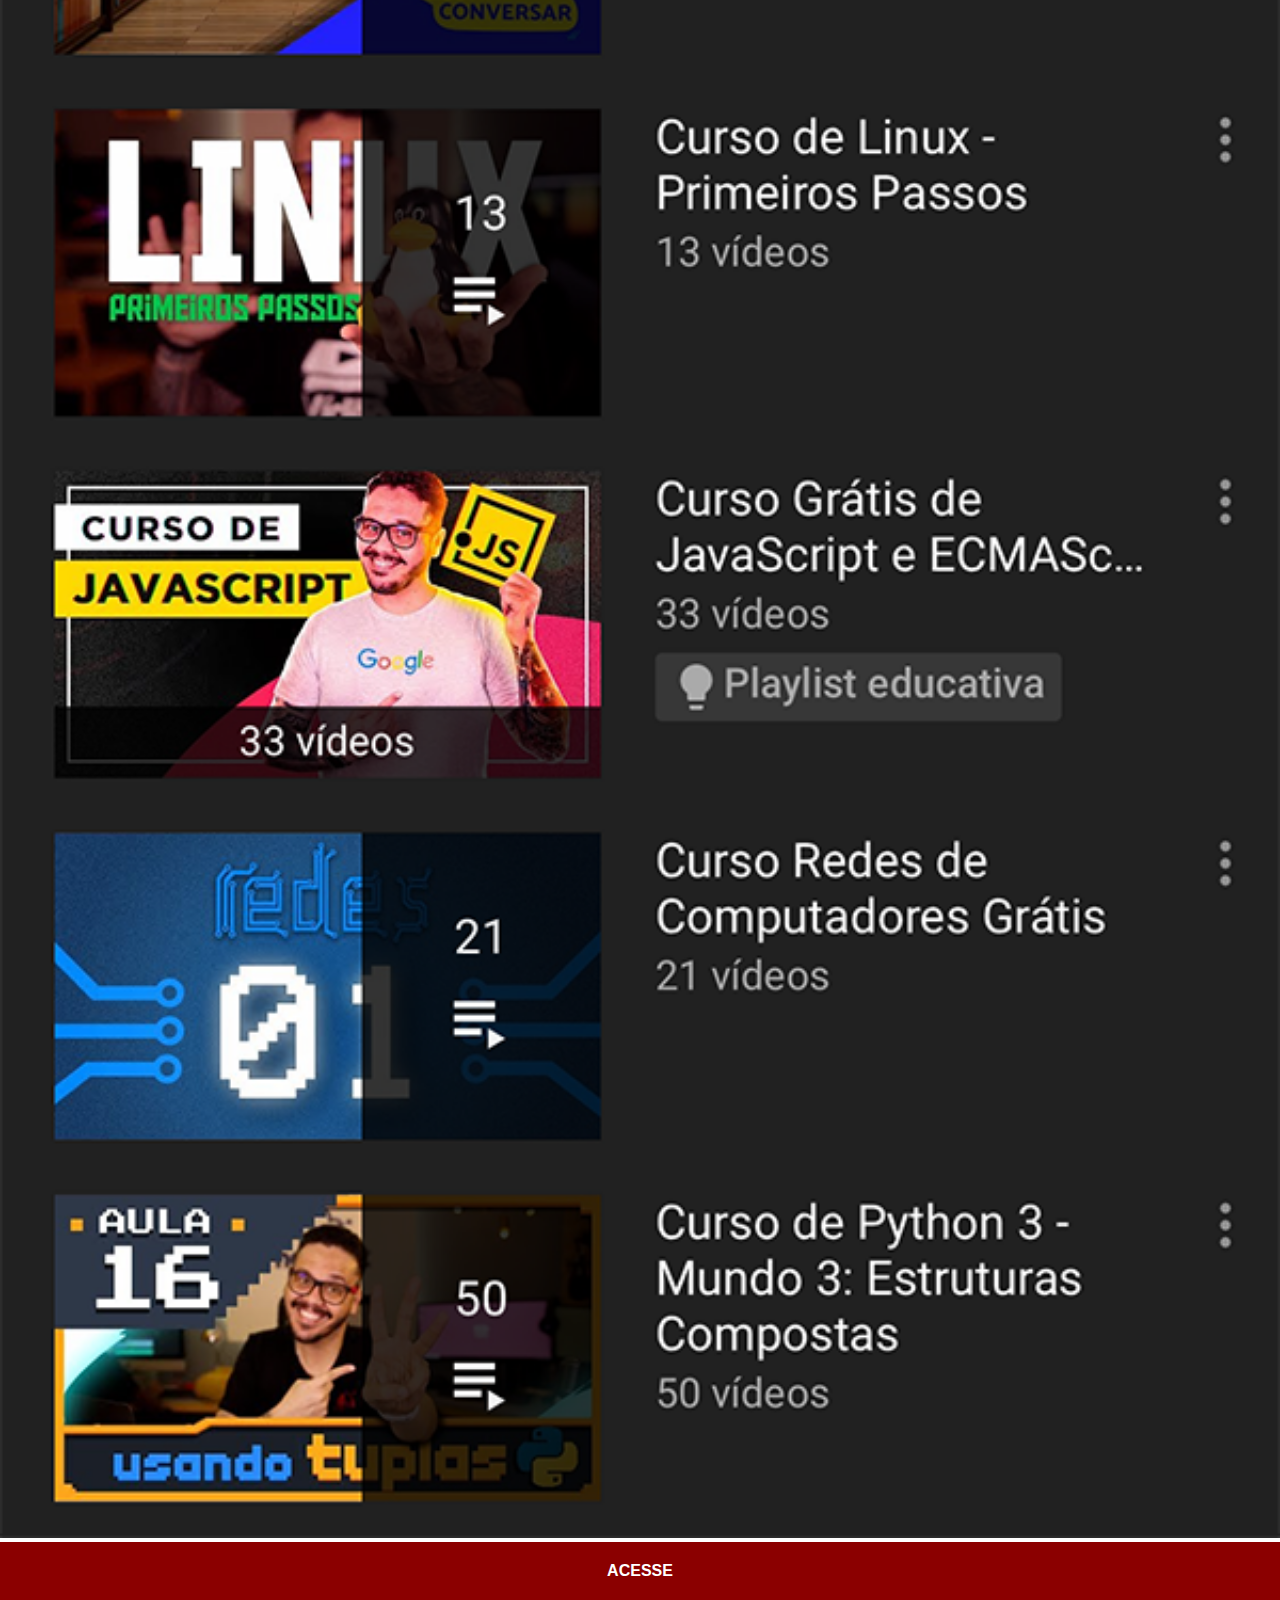
<file: youtube.html>
<!DOCTYPE html>
<html lang="pt-br">
<head>
    <meta charset="UTF-8">
    <meta http-equiv="X-UA-Compatible" content="IE=edge">
    <meta name="viewport" content="width=device-width, initial-scale=1.0">
    <title>YouTube</title>
    <link rel="stylesheet" href="estilos/social.css">
</head>
<body>
    <img src="imagens/tela-youtube.png" alt="YouTube">
    <a href="https://www.youtube.com/cursoemvideo/playlists" target="_blank">ACESSE</a>
</body>
</html>
</file>
<file: estilos/style.css>
@charset "UTF-8";

* {
    margin: 0px;
    padding: 0px;
    font-family: Arial, Helvetica, sans-serif;
}

html, body {
    height: 100vh;
    width: 100vw;
    background-color: black;
}

body {
    background: url('../imagens/fundo-madeira.jpg') no-repeat top center;
    background-size: cover;
    background-attachment: fixed;
}

main {
    height: 100vh;
    position: relative;
}

section#telefone {
    position: absolute;
    top: 50%;
    left: 50%;
    transform: translate(-50%, -50%);
    height: 627px;
    width: 311px;
    background: url('../imagens/frame-iphone.png') no-repeat;
}

iframe#tela {
    position: relative;
    top: 80px;
    left: 22px;
    width: 267px;
    height: 471px;
}

section#redes-sociais {
    text-align: right;
}

section#redes-sociais img {
    width: 50px;
    margin: 10px;
    border-radius: 50%;
    box-shadow:  2px 2px 5px rgba(0, 0, 0, 0.400);
    box-sizing: border-box;
}

section#redes-sociais img:hover {
    border: 2px solid rgba(255, 255, 255, 0.637);
    transform: translate(-3px, -3px);
    box-shadow: 5px 5px 10px rgba(0, 0, 0, 0.63);
    transition: transform .3s, border 1s;
}
</file>
<file: estilos/social.css>
@charset "UTF-8";

* {
    margin: 0px;
    padding: 0px;
    font-family: Arial, Helvetica, sans-serif;
}

::-webkit-scrollbar {
    width: 0px;
    height: 0px;
}

img {
    width: 100vw;
}

a {
    display: block;
    background-color: darkred;
    color: white;
    padding: 20px;
    text-align: center;
    font-weight: bolder;
    text-decoration: none;
}

a:hover {
    background-color: red;
}
</file>
